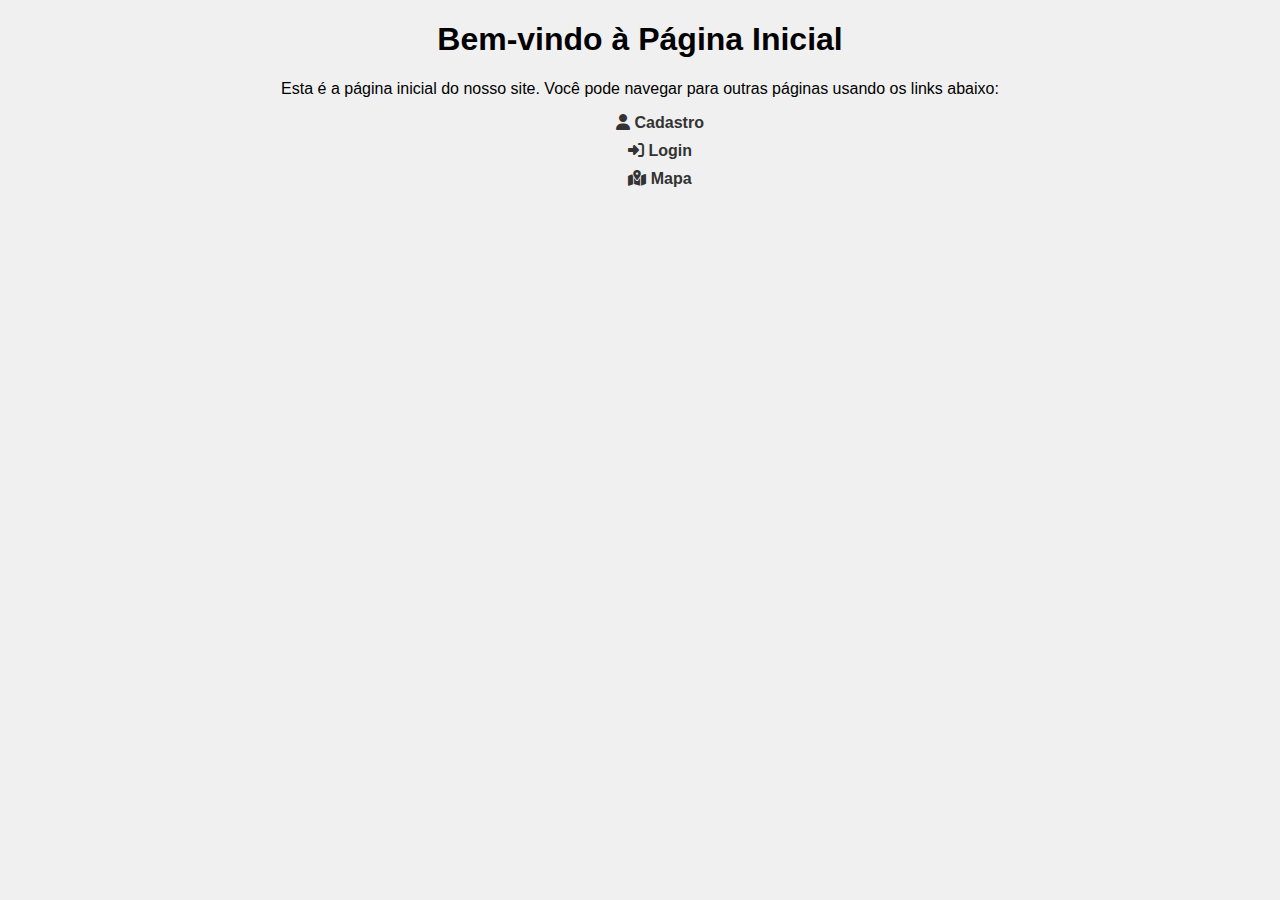
<file: index.html>
<!DOCTYPE html>
<html lang="pt-br">
<head>
    <meta charset="UTF-8">
    <meta name="viewport" content="width=device-width, initial-scale=1.0">
    <title>Página Inicial</title>
    <link rel="stylesheet" href="./src/css/home.css">
    <link rel="stylesheet" href="https://cdnjs.cloudflare.com/ajax/libs/font-awesome/6.7.2/css/all.min.css" integrity="sha512-Evv84Mr4kqVGRNSgIGL/F/aIDqQb7xQ2vcrdIwxfjThSH8CSR7PBEakCr51Ck+w+/U6swU2Im1vVX0SVk9ABhg==" crossorigin="anonymous" referrerpolicy="no-referrer" />
</head>
<body>
    <h1>Bem-vindo à Página Inicial</h1>
    <p>Esta é a página inicial do nosso site. Você pode navegar para outras páginas usando os links abaixo:</p>

    <ul>
        <li><a href="./src/pages/Cadastro/cadastro.html">
            <i class="fa-solid fa-user"></i>
            <span><strong>Cadastro</strong></span>
        </a></li>
        <li><a href="./src/pages/Login/login.html">
            <i class="fa-solid fa-right-to-bracket"></i>
            <span><strong>Login</strong></span>
        </a></li>
        <li><a href="./src/pages/Mapa/mapa.html">
            <i class="fa-solid fa-map-location-dot"></i>
            <span><strong>Mapa</strong></span>
        </a></li>
    </ul>
</body>
</html>
</file>
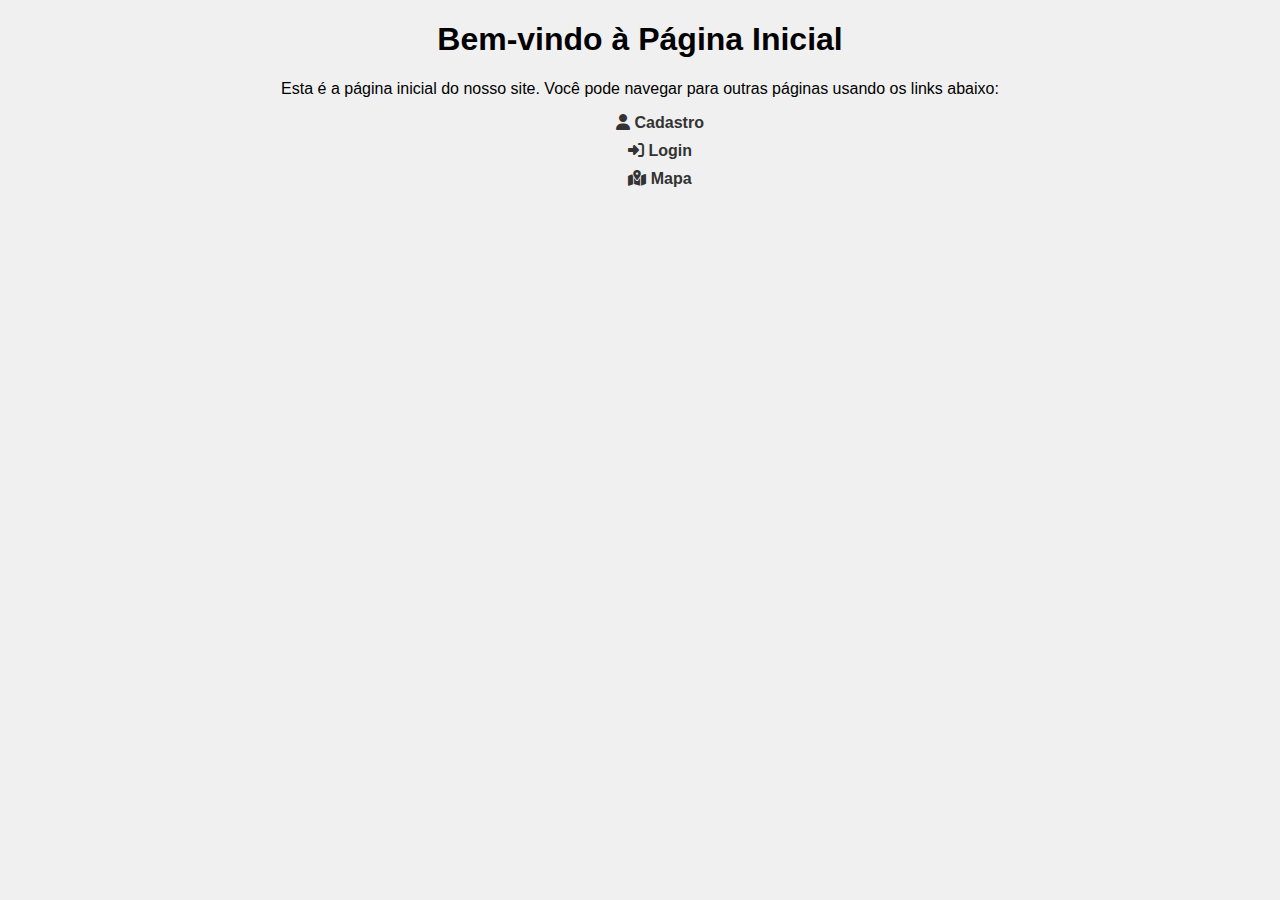
<file: TCC-BIOPAPER-main/index.html>
<!DOCTYPE html>
<html lang="pt-br">
<head>
    <meta charset="UTF-8">
    <meta name="viewport" content="width=device-width, initial-scale=1.0">
    <title>Página Inicial</title>
    <link rel="stylesheet" href="/TCC-BIOPAPER-main/src/css/home.css">
    <link rel="stylesheet" href="https://cdnjs.cloudflare.com/ajax/libs/font-awesome/6.7.2/css/all.min.css" integrity="sha512-Evv84Mr4kqVGRNSgIGL/F/aIDqQb7xQ2vcrdIwxfjThSH8CSR7PBEakCr51Ck+w+/U6swU2Im1vVX0SVk9ABhg==" crossorigin="anonymous" referrerpolicy="no-referrer" />
</head>
<body>
    <h1>Bem-vindo à Página Inicial</h1>
    <p>Esta é a página inicial do nosso site. Você pode navegar para outras páginas usando os links abaixo:</p>

    <ul>
        <li><a href="./src/pages/Cadastro/cadastro.html">
            <i class="fa-solid fa-user"></i>
            <span><strong>Cadastro</strong></span>
        </a></li>
        <li><a href="./src/pages/Login/login.html">
            <i class="fa-solid fa-right-to-bracket"></i>
            <span><strong>Login</strong></span>
        </a></li>
        <li><a href="./src/pages/Mapa/mapa.html">
            <i class="fa-solid fa-map-location-dot"></i>
            <span><strong>Mapa</strong></span>
        </a></li>
    </ul>
</body>
</html>
</file>
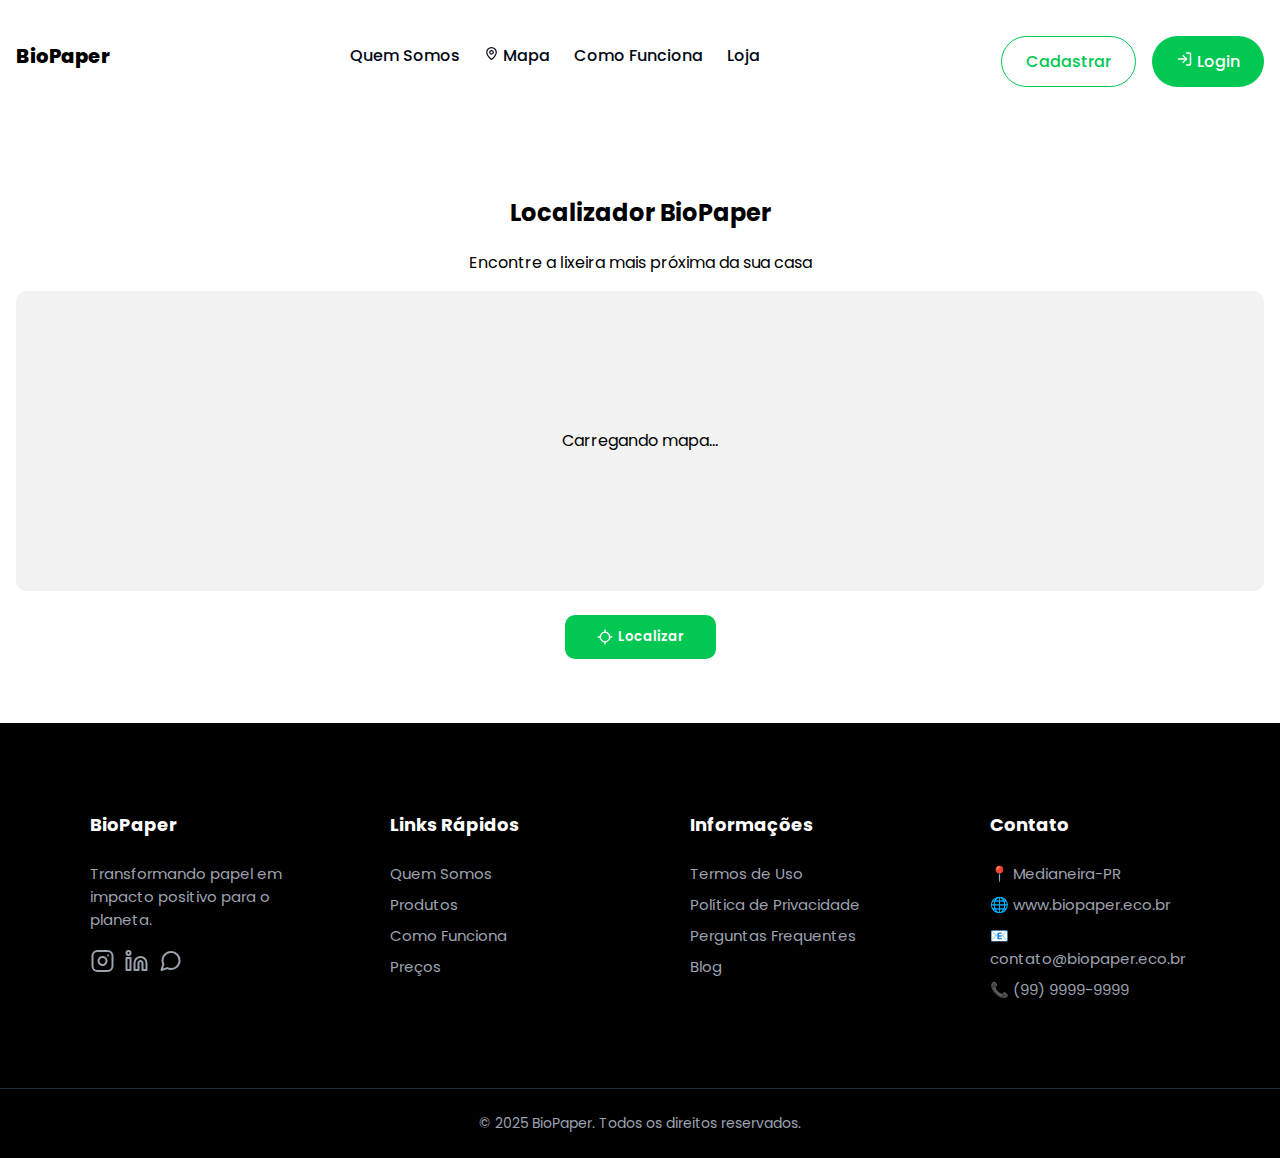
<file: PROJETO Biopaper/View/Mapa/mapa.html>
<!DOCTYPE html>
<html lang="pt-BR">
<head>
  <meta charset="UTF-8">
  <title>Localizador BioPaper</title>
  <link rel="stylesheet" href="mapa.css">
 <link href="https://fonts.googleapis.com/css2?family=Poppins&display=swap" rel="stylesheet">
</head>
<body>
<div class="container">
  <header>
    <div class="logo">BioPaper</div>
    <nav>
      <ul>
        <li><a href="#">Quem Somos</a></li>
        <li><a href="#"><svg xmlns="http://www.w3.org/2000/svg" width="15" height="15" viewBox="0 0 19 18" fill="none">  <path d="M15.5 7.5C15.5 11.2448 11.3457 15.1447 9.95075 16.3492C9.82079 16.447 9.6626 16.4998 9.5 16.4998C9.3374 16.4998 9.17921 16.447 9.04925 16.3492C7.65425 15.1447 3.5 11.2448 3.5 7.5C3.5 5.9087 4.13214 4.38258 5.25736 3.25736C6.38258 2.13214 7.9087 1.5 9.5 1.5C11.0913 1.5 12.6174 2.13214 13.7426 3.25736C14.8679 4.38258 15.5 5.9087 15.5 7.5Z" stroke="#020817" stroke-width="1.5" stroke-linecap="round" stroke-linejoin="round"/> <path d="M9.5 9.75C10.7426 9.75 11.75 8.74264 11.75 7.5C11.75 6.25736 10.7426 5.25 9.5 5.25C8.25736 5.25 7.25 6.25736 7.25 7.5C7.25 8.74264 8.25736 9.75 9.5 9.75Z" stroke="#020817" stroke-width="1.5" stroke-linecap="round" stroke-linejoin="round"/></svg> 
        Mapa</a></li>
        <li><a href="#">Como Funciona</a></li>
        <li><a href="#">Loja</a></li>
      </ul>
    </nav>
    <div class="auth">
      <button>Cadastrar</button>
      <button><svg xmlns="http://www.w3.org/2000/svg" width="17" height="16" viewBox="0 0 17 16" fill="none"><path d="M10.5 2H13.1667C13.5203 2 13.8594 2.14048 14.1095 2.39052C14.3595 2.64057 14.5 2.97971 14.5 3.33333V12.6667C14.5 13.0203 14.3595 13.3594 14.1095 13.6095C13.8594 13.8595 13.5203 14 13.1667 14H10.5" stroke="white" stroke-width="1.5" stroke-linecap="round" stroke-linejoin="round"/><path d="M7.1665 11.3334L10.4998 8.00002L7.1665 4.66669" stroke="white" stroke-width="1.5" stroke-linecap="round" stroke-linejoin="round"/><path d="M10.5 8H2.5" stroke="white" stroke-width="1.5" stroke-linecap="round" stroke-linejoin="round"/></svg>
        Login</button>
    </div>
  </header>

  <main>
    <h2>Localizador BioPaper</h2>
    <p>Encontre a lixeira mais próxima da sua casa</p>

    <div class="mapa">
      <p>Carregando mapa...</p>
    </div>

    <button><div class="localizar-button"><svg class="svg-button" xmlns="http://www.w3.org/2000/svg" width="16" height="16" viewBox="0 0 16 16" fill="none"> <g clip-path="url(#clip0_135_363)"> <path d="M1.33301 8H3.33301" stroke="white" stroke-width="1.5" stroke-linecap="round" stroke-linejoin="round"/><path d="M12.667 8H14.667" stroke="white" stroke-width="1.5" stroke-linecap="round" stroke-linejoin="round"/><path d="M8 1.33331V3.33331" stroke="white" stroke-width="1.5" stroke-linecap="round" stroke-linejoin="round"/><path d="M8 12.6667V14.6667" stroke="white" stroke-width="1.5" stroke-linecap="round" stroke-linejoin="round"/><path d="M7.99967 12.6666C10.577 12.6666 12.6663 10.5773 12.6663 7.99998C12.6663 5.42265 10.577 3.33331 7.99967 3.33331C5.42235 3.33331 3.33301 5.42265 3.33301 7.99998C3.33301 10.5773 5.42235 12.6666 7.99967 12.6666Z" stroke="white" stroke-width="1.5" stroke-linecap="round" stroke-linejoin="round"/></g><defs> <clipPath id="clip0_135_363"><rect width="16" height="16" fill="white"/> </clipPath></defs>
</svg>Localizar</div></button>
  </main>
</div>

<footer>
  <div class="footer-section">
    <h4>BioPaper</h4>
    <p>Transformando papel em impacto positivo para o planeta.</p>
    <p> 
      <svg xmlns="http://www.w3.org/2000/svg" width="25" height="24" viewBox="0 0 25 24" fill="none">
  <path d="M17.5 2H7.5C4.73858 2 2.5 4.23858 2.5 7V17C2.5 19.7614 4.73858 22 7.5 22H17.5C20.2614 22 22.5 19.7614 22.5 17V7C22.5 4.23858 20.2614 2 17.5 2Z" stroke="#9CA3AF" stroke-width="2" stroke-linecap="round" stroke-linejoin="round"/>
  <path d="M16.4997 11.3701C16.6231 12.2023 16.481 13.0523 16.0935 13.7991C15.706 14.5459 15.0929 15.1515 14.3413 15.5297C13.5898 15.908 12.7382 16.0397 11.9075 15.906C11.0768 15.7723 10.3095 15.3801 9.71455 14.7852C9.11962 14.1903 8.72744 13.4229 8.59377 12.5923C8.46011 11.7616 8.59177 10.91 8.97003 10.1584C9.34829 9.40691 9.95389 8.7938 10.7007 8.4063C11.4475 8.0188 12.2975 7.87665 13.1297 8.00006C13.9786 8.12594 14.7646 8.52152 15.3714 9.12836C15.9782 9.73521 16.3738 10.5211 16.4997 11.3701Z" stroke="#9CA3AF" stroke-width="2" stroke-linecap="round" stroke-linejoin="round"/>
  <path d="M18 6.5H18.01" stroke="#9CA3AF" stroke-width="2" stroke-linecap="round" stroke-linejoin="round"/>
</svg>
<svg xmlns="http://www.w3.org/2000/svg" width="25" height="24" viewBox="0 0 25 24" fill="none">
  <path d="M16.5 8C18.0913 8 19.6174 8.63214 20.7426 9.75736C21.8679 10.8826 22.5 12.4087 22.5 14V21H18.5V14C18.5 13.4696 18.2893 12.9609 17.9142 12.5858C17.5391 12.2107 17.0304 12 16.5 12C15.9696 12 15.4609 12.2107 15.0858 12.5858C14.7107 12.9609 14.5 13.4696 14.5 14V21H10.5V14C10.5 12.4087 11.1321 10.8826 12.2574 9.75736C13.3826 8.63214 14.9087 8 16.5 8Z" stroke="#9CA3AF" stroke-width="2" stroke-linecap="round" stroke-linejoin="round"/>
  <path d="M6.5 9H2.5V21H6.5V9Z" stroke="#9CA3AF" stroke-width="2" stroke-linecap="round" stroke-linejoin="round"/>
  <path d="M4.5 6C5.60457 6 6.5 5.10457 6.5 4C6.5 2.89543 5.60457 2 4.5 2C3.39543 2 2.5 2.89543 2.5 4C2.5 5.10457 3.39543 6 4.5 6Z" stroke="#9CA3AF" stroke-width="2" stroke-linecap="round" stroke-linejoin="round"/>
</svg>
<svg xmlns="http://www.w3.org/2000/svg" width="25" height="24" viewBox="0 0 25 24" fill="none">
  <path d="M21.5 11.5C21.5034 12.8199 21.1951 14.1219 20.6 15.3C19.8944 16.7118 18.8098 17.8992 17.4674 18.7293C16.1251 19.5594 14.5782 19.9994 13 20C11.6801 20.0035 10.3781 19.6951 9.2 19.1L3.5 21L5.4 15.3C4.80493 14.1219 4.49656 12.8199 4.5 11.5C4.50061 9.92179 4.94061 8.37488 5.77072 7.03258C6.60083 5.69028 7.78825 4.6056 9.2 3.90003C10.3781 3.30496 11.6801 2.99659 13 3.00003H13.5C15.5843 3.11502 17.553 3.99479 19.0291 5.47089C20.5052 6.94699 21.385 8.91568 21.5 11V11.5Z" stroke="#9CA3AF" stroke-width="2" stroke-linecap="round" stroke-linejoin="round"/>
</svg>
    </p>
  </div>

  <div class="footer-section">
    <h4>Links Rápidos</h4>
      <p><a href="#">Quem Somos</a></p>
      <p><a href="#">Produtos</a></p>
      <p><a href="#">Como Funciona</a></p>
      <p><a href="#">Preços</a></p>
  </div>

  <div class="footer-section">
    <h4>Informações</h4>
      <p><a href="#">Termos de Uso</a></p>
      <p><a href="#">Política de Privacidade</a></p>
      <p><a href="#">Perguntas Frequentes</a></p>
      <p><a href="#">Blog</a></p>
  </div>

  <div class="footer-section">
    <h4>Contato</h4>
      <p>📍 Medianeira-PR</p>
      <p><a href="#">🌐 www.biopaper.eco.br</a></p>
      <p><a href="mailto:contato@biopaper.eco.br">📧 contato@biopaper.eco.br</a></p>
      <p>📞 (99) 9999-9999</p>
  </div>
  
</footer>

  <div class="footer-copy">
  © 2025 BioPaper. Todos os direitos reservados.
  </div>


</body>
</html>
</file>
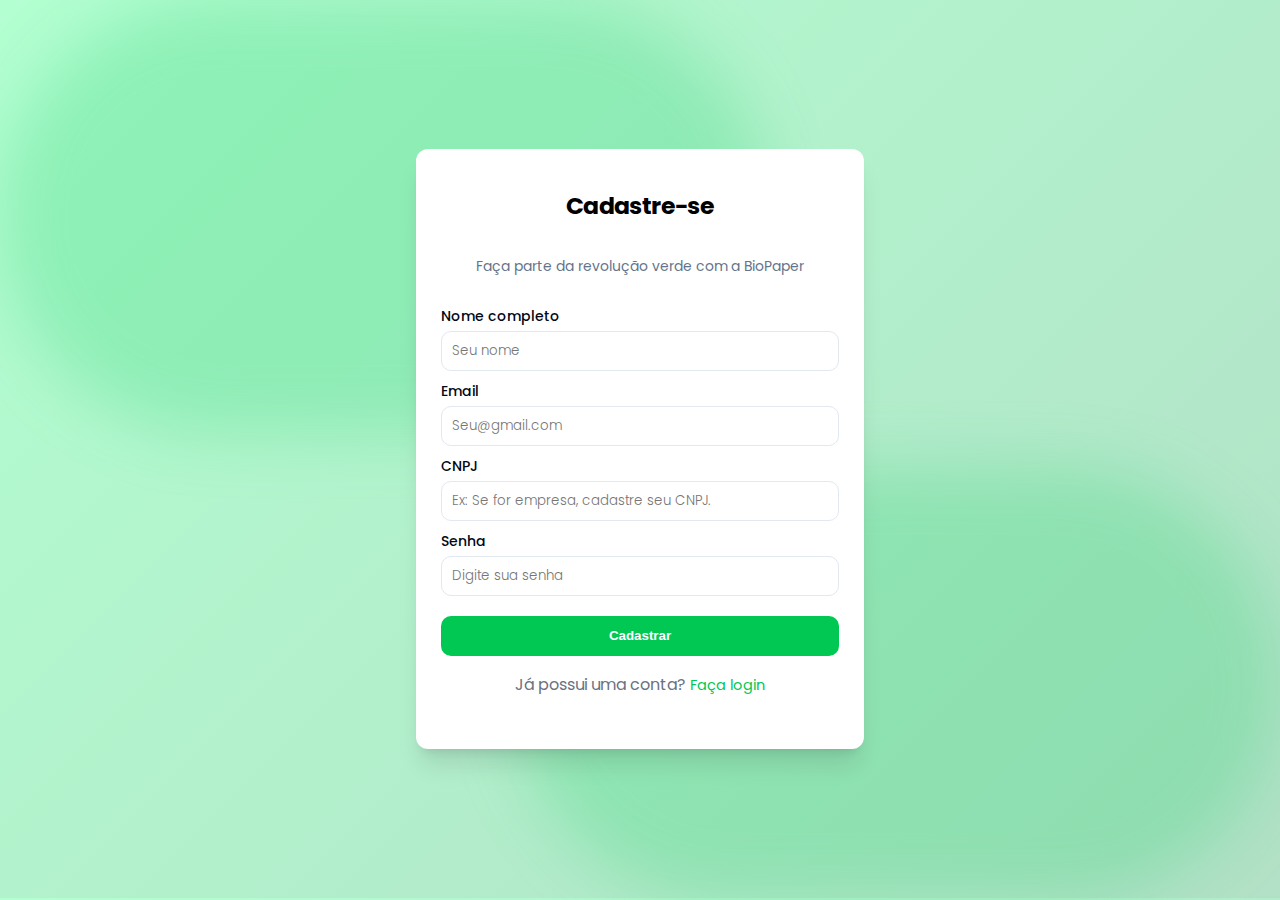
<file: src/pages/Cadastro/cadastro.html>
<!DOCTYPE html>
<html lang="pt-br">
<head>
  <meta charset="UTF-8">
  <title>Cadastro - BioPaper</title>
  <link rel="stylesheet" href="./cadastro.css">
  <link href="https://fonts.googleapis.com/css2?family=Poppins:wght@400;500;700&display=swap" rel="stylesheet">

</head>
<body>
  <div class="mancha-direita"></div>
  <div class="mancha-esquerda"></div>

  <div class="login-container">
    <h2 class="login-title">Cadastre-se</h2>
    <p class="login-subtitle">Faça parte da revolução verde com a BioPaper</p>

    <form action="#" method="post">
      <label for="nome">Nome completo</label>
      <input type="text" id="nome" name="nome" placeholder="Seu nome" class="input-field" required>

      <label for="email">Email</label>
      <input type="email" id="email" name="email" placeholder="Seu@gmail.com" class="input-field" required>

      <label for="cnpj">CNPJ</label>
      <input type="text" id="cnpj" name="cnpj" placeholder="Ex: Se for empresa, cadastre seu CNPJ." class="input-field" required>

      <label for="senha">Senha</label>
      <input type="password" id="senha" name="senha" placeholder="Digite sua senha" class="password-field" required>

      <button type="submit" class="login-button">Cadastrar</button>
    </form>

    <p class="registre">Já possui uma conta? <a href="../Login/login.html" class="register">Faça login</a></p>
  </div>
</body>
</html>
</file>
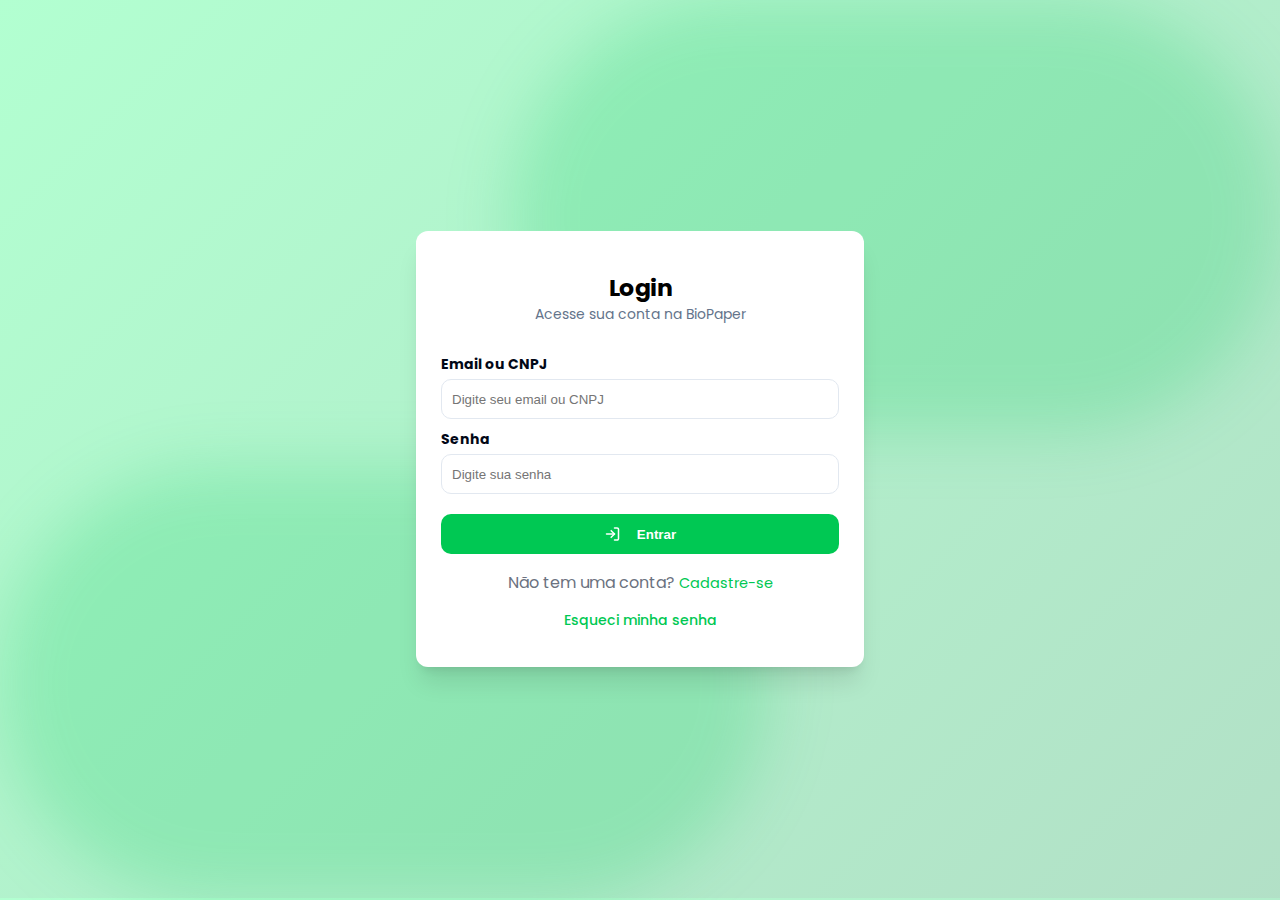
<file: src/pages/Login/login.html>
<!DOCTYPE html>
<html lang="pt-BR">
<head>
  <meta charset="UTF-8">
  <meta name="viewport" content="width=device-width, initial-scale=1.0">
  <title >Login - BioPaper</title>
  <link rel="stylesheet" href="./login.css">
  <link href="https://fonts.googleapis.com/css2?family=Poppins&display=swap" rel="stylesheet">
</head>
<body>
  <div class="mancha-direita"></div>
  <div class="mancha-esquerda"></div>

<div class="login-container">
  <div class="login-title">Login</div>
  <div class="login-subtitle">Acesse sua conta na BioPaper</div>

  <form>
    <label for="email"><b>Email ou CNPJ</b></label>
    <input class="input-field" type="text" id="email" name="email" placeholder="Digite seu email ou CNPJ">

    <label for="senha"><b>Senha</b></label>
    <input class="password-field" type="password" id="senha" name="senha" placeholder="Digite sua senha">

    <button class="login-button" type="submit"><svg xmlns="http://www.w3.org/2000/svg" width="17" height="16" viewBox="0 0 17 16" fill="none"><path d="M10.5 2H13.1667C13.5203 2 13.8594 2.14048 14.1095 2.39052C14.3595 2.64057 14.5 2.97971 14.5 3.33333V12.6667C14.5 13.0203 14.3595 13.3594 14.1095 13.6095C13.8594 13.8595 13.5203 14 13.1667 14H10.5" stroke="white" stroke-width="1.5" stroke-linecap="round" stroke-linejoin="round"/><path d="M7.1665 11.3334L10.4998 8.00002L7.1665 4.66669" stroke="white" stroke-width="1.5" stroke-linecap="round" stroke-linejoin="round"/><path d="M10.5 8H2.5" stroke="white" stroke-width="1.5" stroke-linecap="round" stroke-linejoin="round"/></svg>
    Entrar</button>
  </form>
  <p class="registre">Não tem uma conta? <a class="register" href="../Cadastro/cadastro.html">Cadastre-se</p>
  <a class="forgot-password" href="#">Esqueci minha senha</a>
</div>

</body>
</html>
</file>
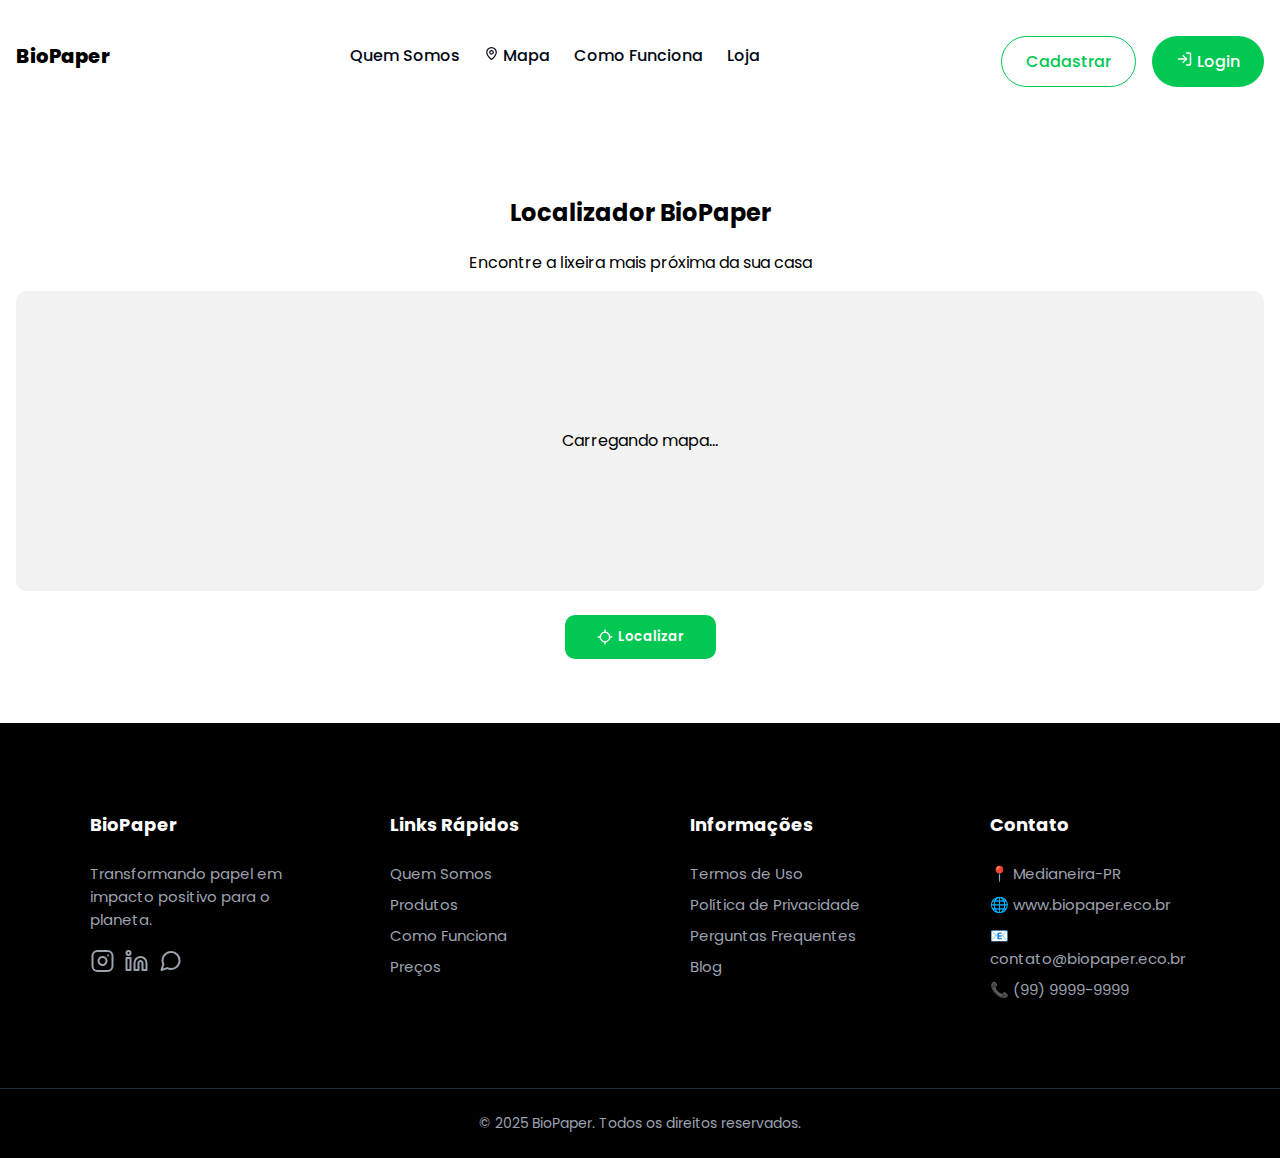
<file: src/pages/Mapa/mapa.html>
<!DOCTYPE html>
<html lang="pt-BR">
<head>
  <meta charset="UTF-8">
  <title>Localizador BioPaper</title>
  <link rel="stylesheet" href="mapa.css">
 <link href="https://fonts.googleapis.com/css2?family=Poppins&display=swap" rel="stylesheet">
</head>
<body>
<div class="container">
  <header>
    <div class="logo">BioPaper</div>
    <nav>
      <ul>
        <li><a href="#">Quem Somos</a></li>
        <li><a href="#"><svg xmlns="http://www.w3.org/2000/svg" width="15" height="15" viewBox="0 0 19 18" fill="none">  <path d="M15.5 7.5C15.5 11.2448 11.3457 15.1447 9.95075 16.3492C9.82079 16.447 9.6626 16.4998 9.5 16.4998C9.3374 16.4998 9.17921 16.447 9.04925 16.3492C7.65425 15.1447 3.5 11.2448 3.5 7.5C3.5 5.9087 4.13214 4.38258 5.25736 3.25736C6.38258 2.13214 7.9087 1.5 9.5 1.5C11.0913 1.5 12.6174 2.13214 13.7426 3.25736C14.8679 4.38258 15.5 5.9087 15.5 7.5Z" stroke="#020817" stroke-width="1.5" stroke-linecap="round" stroke-linejoin="round"/> <path d="M9.5 9.75C10.7426 9.75 11.75 8.74264 11.75 7.5C11.75 6.25736 10.7426 5.25 9.5 5.25C8.25736 5.25 7.25 6.25736 7.25 7.5C7.25 8.74264 8.25736 9.75 9.5 9.75Z" stroke="#020817" stroke-width="1.5" stroke-linecap="round" stroke-linejoin="round"/></svg> 
        Mapa</a></li>
        <li><a href="#">Como Funciona</a></li>
        <li><a href="#">Loja</a></li>
      </ul>
    </nav>
    <div class="auth">
      <button>Cadastrar</button>
      <button><svg xmlns="http://www.w3.org/2000/svg" width="17" height="16" viewBox="0 0 17 16" fill="none"><path d="M10.5 2H13.1667C13.5203 2 13.8594 2.14048 14.1095 2.39052C14.3595 2.64057 14.5 2.97971 14.5 3.33333V12.6667C14.5 13.0203 14.3595 13.3594 14.1095 13.6095C13.8594 13.8595 13.5203 14 13.1667 14H10.5" stroke="white" stroke-width="1.5" stroke-linecap="round" stroke-linejoin="round"/><path d="M7.1665 11.3334L10.4998 8.00002L7.1665 4.66669" stroke="white" stroke-width="1.5" stroke-linecap="round" stroke-linejoin="round"/><path d="M10.5 8H2.5" stroke="white" stroke-width="1.5" stroke-linecap="round" stroke-linejoin="round"/></svg>
        Login</button>
    </div>
  </header>

  <main>
    <h2>Localizador BioPaper</h2>
    <p>Encontre a lixeira mais próxima da sua casa</p>

    <div class="mapa">
      <p>Carregando mapa...</p>
    </div>

    <button><div class="localizar-button"><svg class="svg-button" xmlns="http://www.w3.org/2000/svg" width="16" height="16" viewBox="0 0 16 16" fill="none"> <g clip-path="url(#clip0_135_363)"> <path d="M1.33301 8H3.33301" stroke="white" stroke-width="1.5" stroke-linecap="round" stroke-linejoin="round"/><path d="M12.667 8H14.667" stroke="white" stroke-width="1.5" stroke-linecap="round" stroke-linejoin="round"/><path d="M8 1.33331V3.33331" stroke="white" stroke-width="1.5" stroke-linecap="round" stroke-linejoin="round"/><path d="M8 12.6667V14.6667" stroke="white" stroke-width="1.5" stroke-linecap="round" stroke-linejoin="round"/><path d="M7.99967 12.6666C10.577 12.6666 12.6663 10.5773 12.6663 7.99998C12.6663 5.42265 10.577 3.33331 7.99967 3.33331C5.42235 3.33331 3.33301 5.42265 3.33301 7.99998C3.33301 10.5773 5.42235 12.6666 7.99967 12.6666Z" stroke="white" stroke-width="1.5" stroke-linecap="round" stroke-linejoin="round"/></g><defs> <clipPath id="clip0_135_363"><rect width="16" height="16" fill="white"/> </clipPath></defs>
</svg>Localizar</div></button>
  </main>
</div>

<footer>
  <div class="footer-section">
    <h4>BioPaper</h4>
    <p>Transformando papel em impacto positivo para o planeta.</p>
    <p> 
      <svg xmlns="http://www.w3.org/2000/svg" width="25" height="24" viewBox="0 0 25 24" fill="none">
  <path d="M17.5 2H7.5C4.73858 2 2.5 4.23858 2.5 7V17C2.5 19.7614 4.73858 22 7.5 22H17.5C20.2614 22 22.5 19.7614 22.5 17V7C22.5 4.23858 20.2614 2 17.5 2Z" stroke="#9CA3AF" stroke-width="2" stroke-linecap="round" stroke-linejoin="round"/>
  <path d="M16.4997 11.3701C16.6231 12.2023 16.481 13.0523 16.0935 13.7991C15.706 14.5459 15.0929 15.1515 14.3413 15.5297C13.5898 15.908 12.7382 16.0397 11.9075 15.906C11.0768 15.7723 10.3095 15.3801 9.71455 14.7852C9.11962 14.1903 8.72744 13.4229 8.59377 12.5923C8.46011 11.7616 8.59177 10.91 8.97003 10.1584C9.34829 9.40691 9.95389 8.7938 10.7007 8.4063C11.4475 8.0188 12.2975 7.87665 13.1297 8.00006C13.9786 8.12594 14.7646 8.52152 15.3714 9.12836C15.9782 9.73521 16.3738 10.5211 16.4997 11.3701Z" stroke="#9CA3AF" stroke-width="2" stroke-linecap="round" stroke-linejoin="round"/>
  <path d="M18 6.5H18.01" stroke="#9CA3AF" stroke-width="2" stroke-linecap="round" stroke-linejoin="round"/>
</svg>
<svg xmlns="http://www.w3.org/2000/svg" width="25" height="24" viewBox="0 0 25 24" fill="none">
  <path d="M16.5 8C18.0913 8 19.6174 8.63214 20.7426 9.75736C21.8679 10.8826 22.5 12.4087 22.5 14V21H18.5V14C18.5 13.4696 18.2893 12.9609 17.9142 12.5858C17.5391 12.2107 17.0304 12 16.5 12C15.9696 12 15.4609 12.2107 15.0858 12.5858C14.7107 12.9609 14.5 13.4696 14.5 14V21H10.5V14C10.5 12.4087 11.1321 10.8826 12.2574 9.75736C13.3826 8.63214 14.9087 8 16.5 8Z" stroke="#9CA3AF" stroke-width="2" stroke-linecap="round" stroke-linejoin="round"/>
  <path d="M6.5 9H2.5V21H6.5V9Z" stroke="#9CA3AF" stroke-width="2" stroke-linecap="round" stroke-linejoin="round"/>
  <path d="M4.5 6C5.60457 6 6.5 5.10457 6.5 4C6.5 2.89543 5.60457 2 4.5 2C3.39543 2 2.5 2.89543 2.5 4C2.5 5.10457 3.39543 6 4.5 6Z" stroke="#9CA3AF" stroke-width="2" stroke-linecap="round" stroke-linejoin="round"/>
</svg>
<svg xmlns="http://www.w3.org/2000/svg" width="25" height="24" viewBox="0 0 25 24" fill="none">
  <path d="M21.5 11.5C21.5034 12.8199 21.1951 14.1219 20.6 15.3C19.8944 16.7118 18.8098 17.8992 17.4674 18.7293C16.1251 19.5594 14.5782 19.9994 13 20C11.6801 20.0035 10.3781 19.6951 9.2 19.1L3.5 21L5.4 15.3C4.80493 14.1219 4.49656 12.8199 4.5 11.5C4.50061 9.92179 4.94061 8.37488 5.77072 7.03258C6.60083 5.69028 7.78825 4.6056 9.2 3.90003C10.3781 3.30496 11.6801 2.99659 13 3.00003H13.5C15.5843 3.11502 17.553 3.99479 19.0291 5.47089C20.5052 6.94699 21.385 8.91568 21.5 11V11.5Z" stroke="#9CA3AF" stroke-width="2" stroke-linecap="round" stroke-linejoin="round"/>
</svg>
    </p>
  </div>

  <div class="footer-section">
    <h4>Links Rápidos</h4>
      <p><a href="#">Quem Somos</a></p>
      <p><a href="#">Produtos</a></p>
      <p><a href="#">Como Funciona</a></p>
      <p><a href="#">Preços</a></p>
  </div>

  <div class="footer-section">
    <h4>Informações</h4>
      <p><a href="#">Termos de Uso</a></p>
      <p><a href="#">Política de Privacidade</a></p>
      <p><a href="#">Perguntas Frequentes</a></p>
      <p><a href="#">Blog</a></p>
  </div>

  <div class="footer-section">
    <h4>Contato</h4>
      <p>📍 Medianeira-PR</p>
      <p><a href="#">🌐 www.biopaper.eco.br</a></p>
      <p><a href="mailto:contato@biopaper.eco.br">📧 contato@biopaper.eco.br</a></p>
      <p>📞 (99) 9999-9999</p>
  </div>
  
</footer>

  <div class="footer-copy">
  © 2025 BioPaper. Todos os direitos reservados.
  </div>


</body>
</html>
</file>
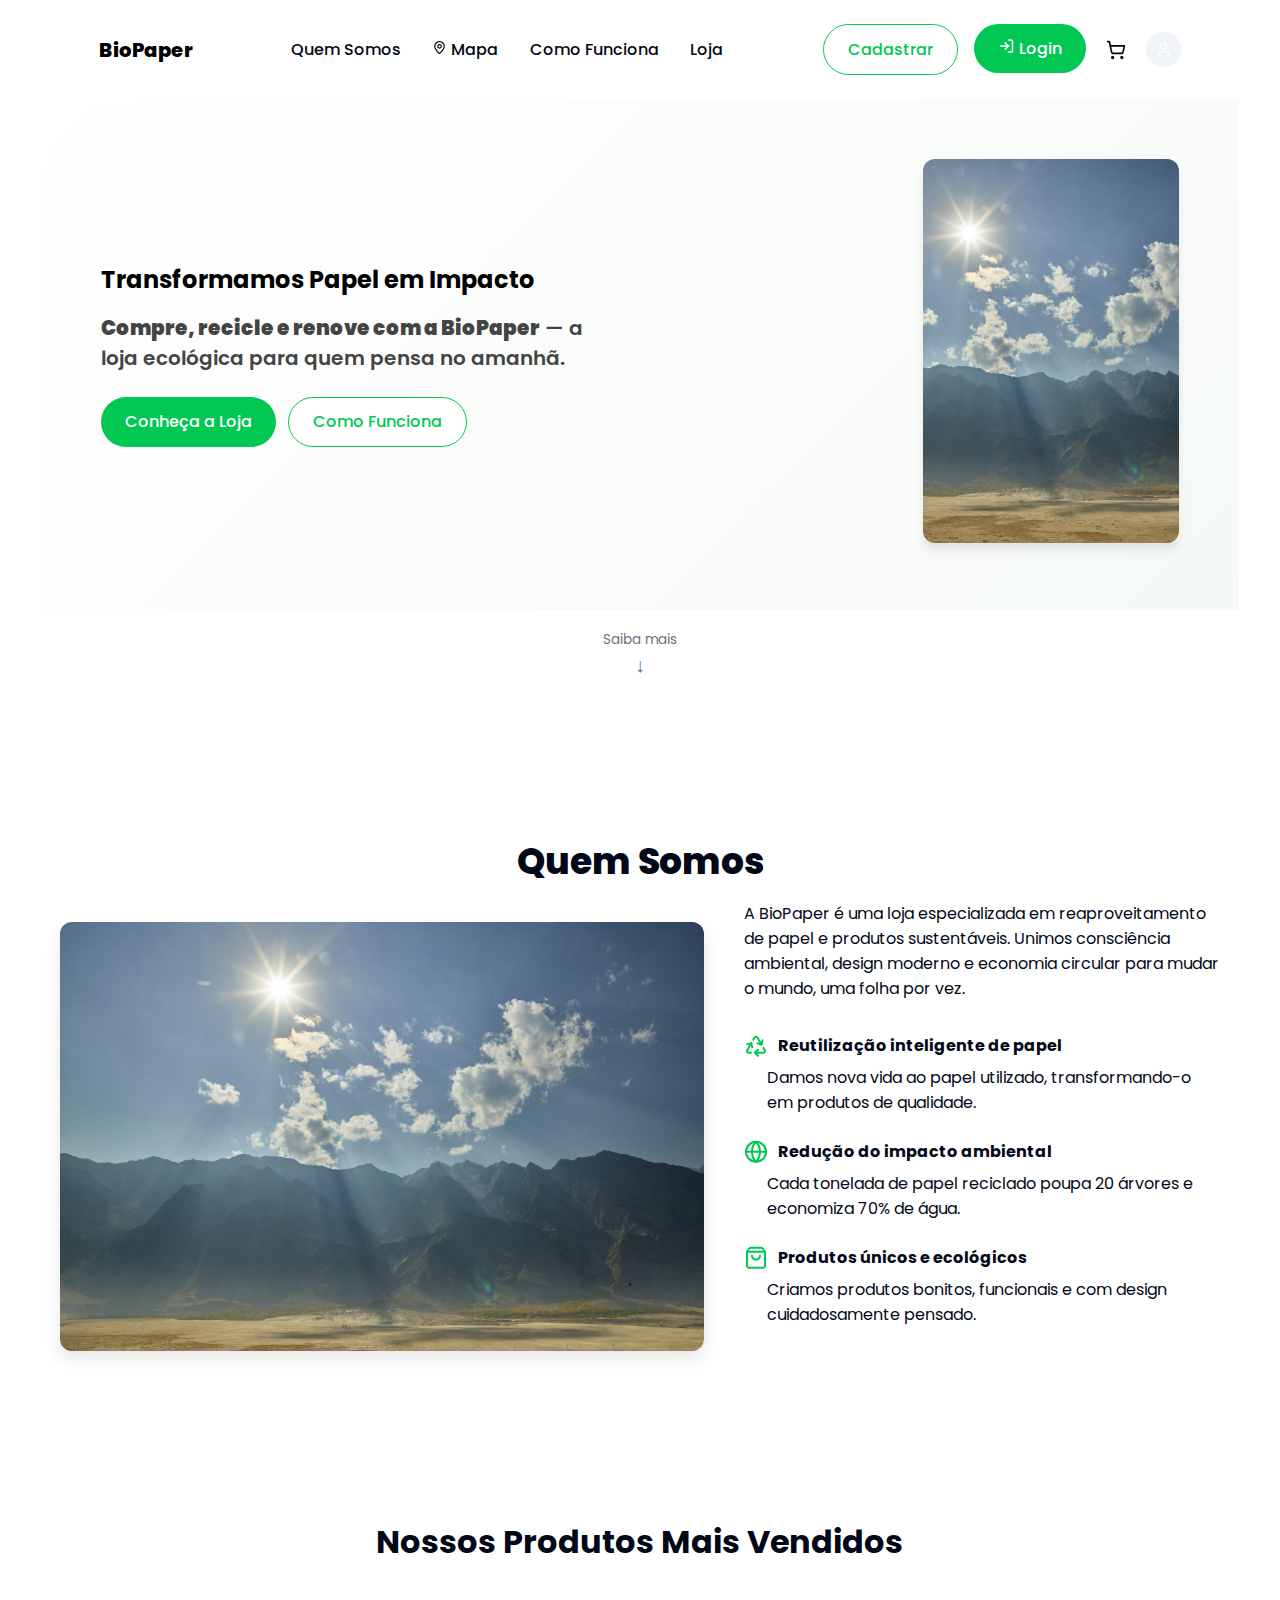
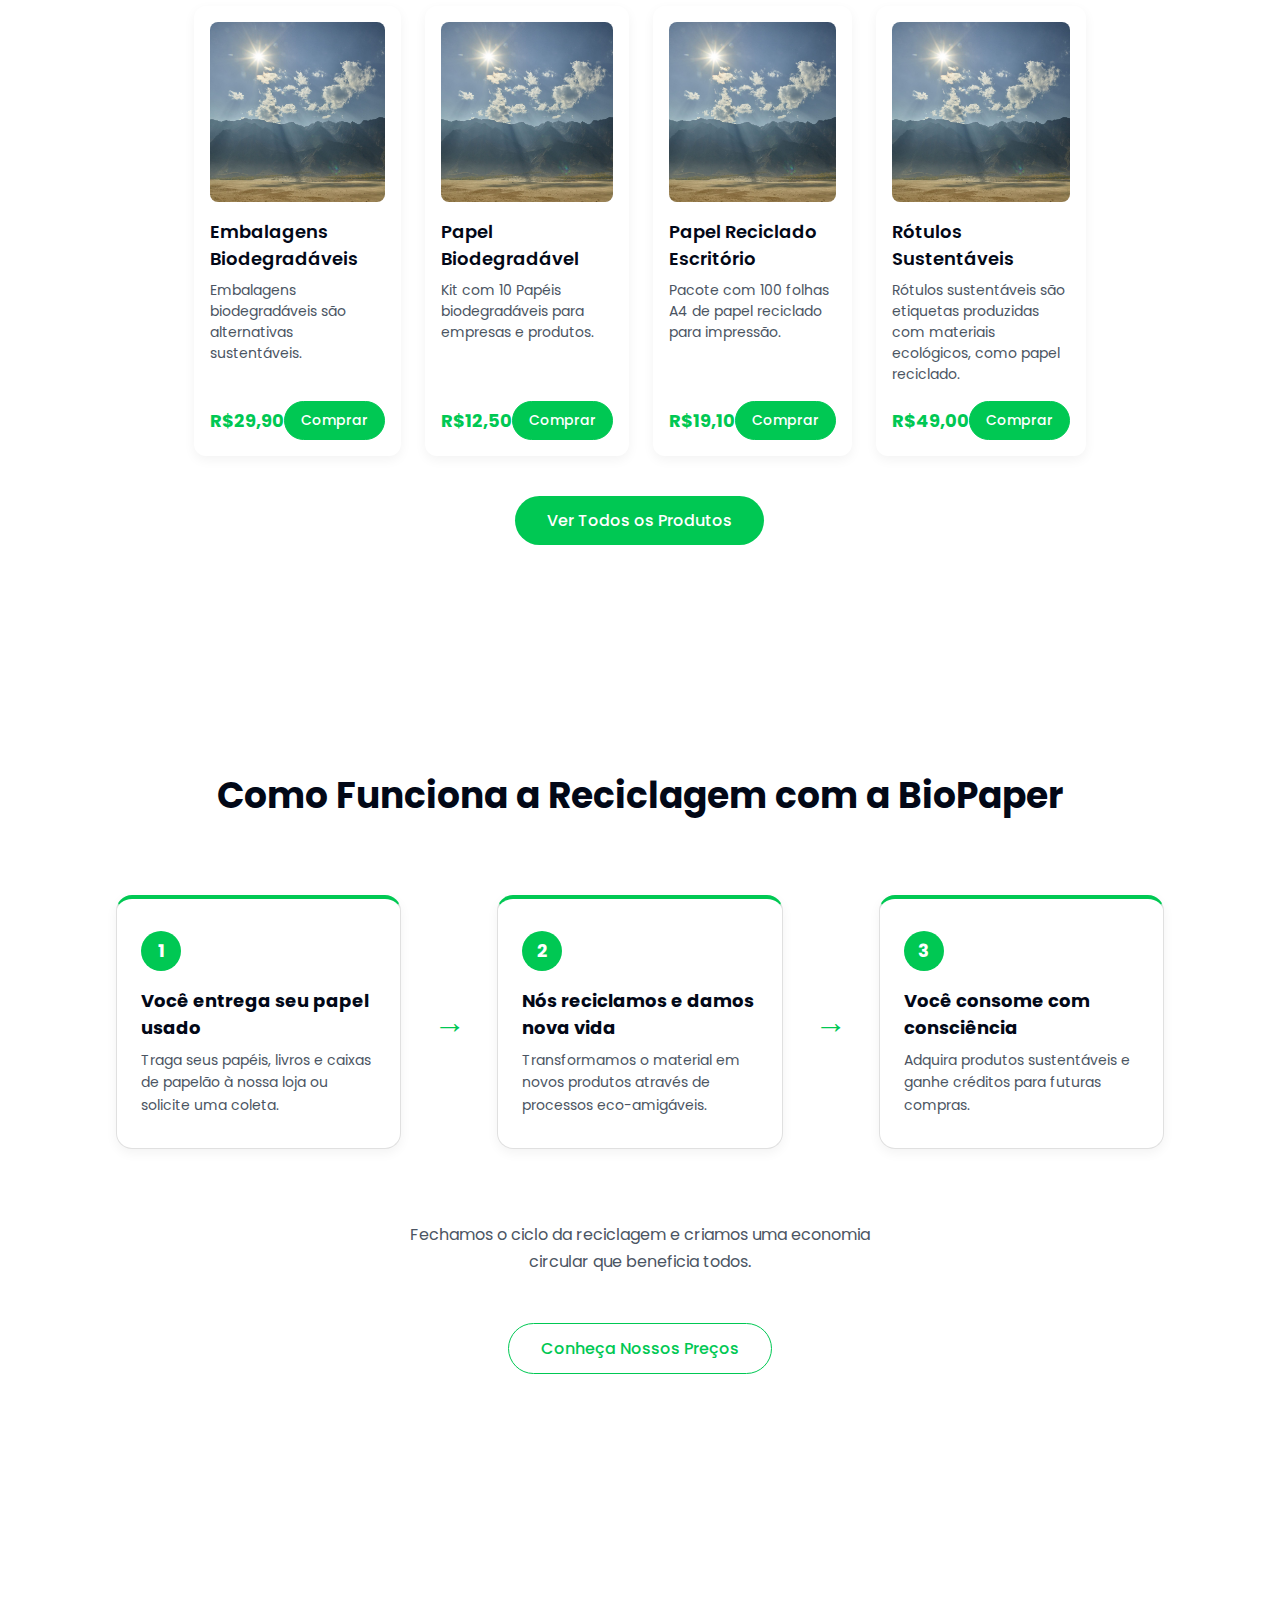
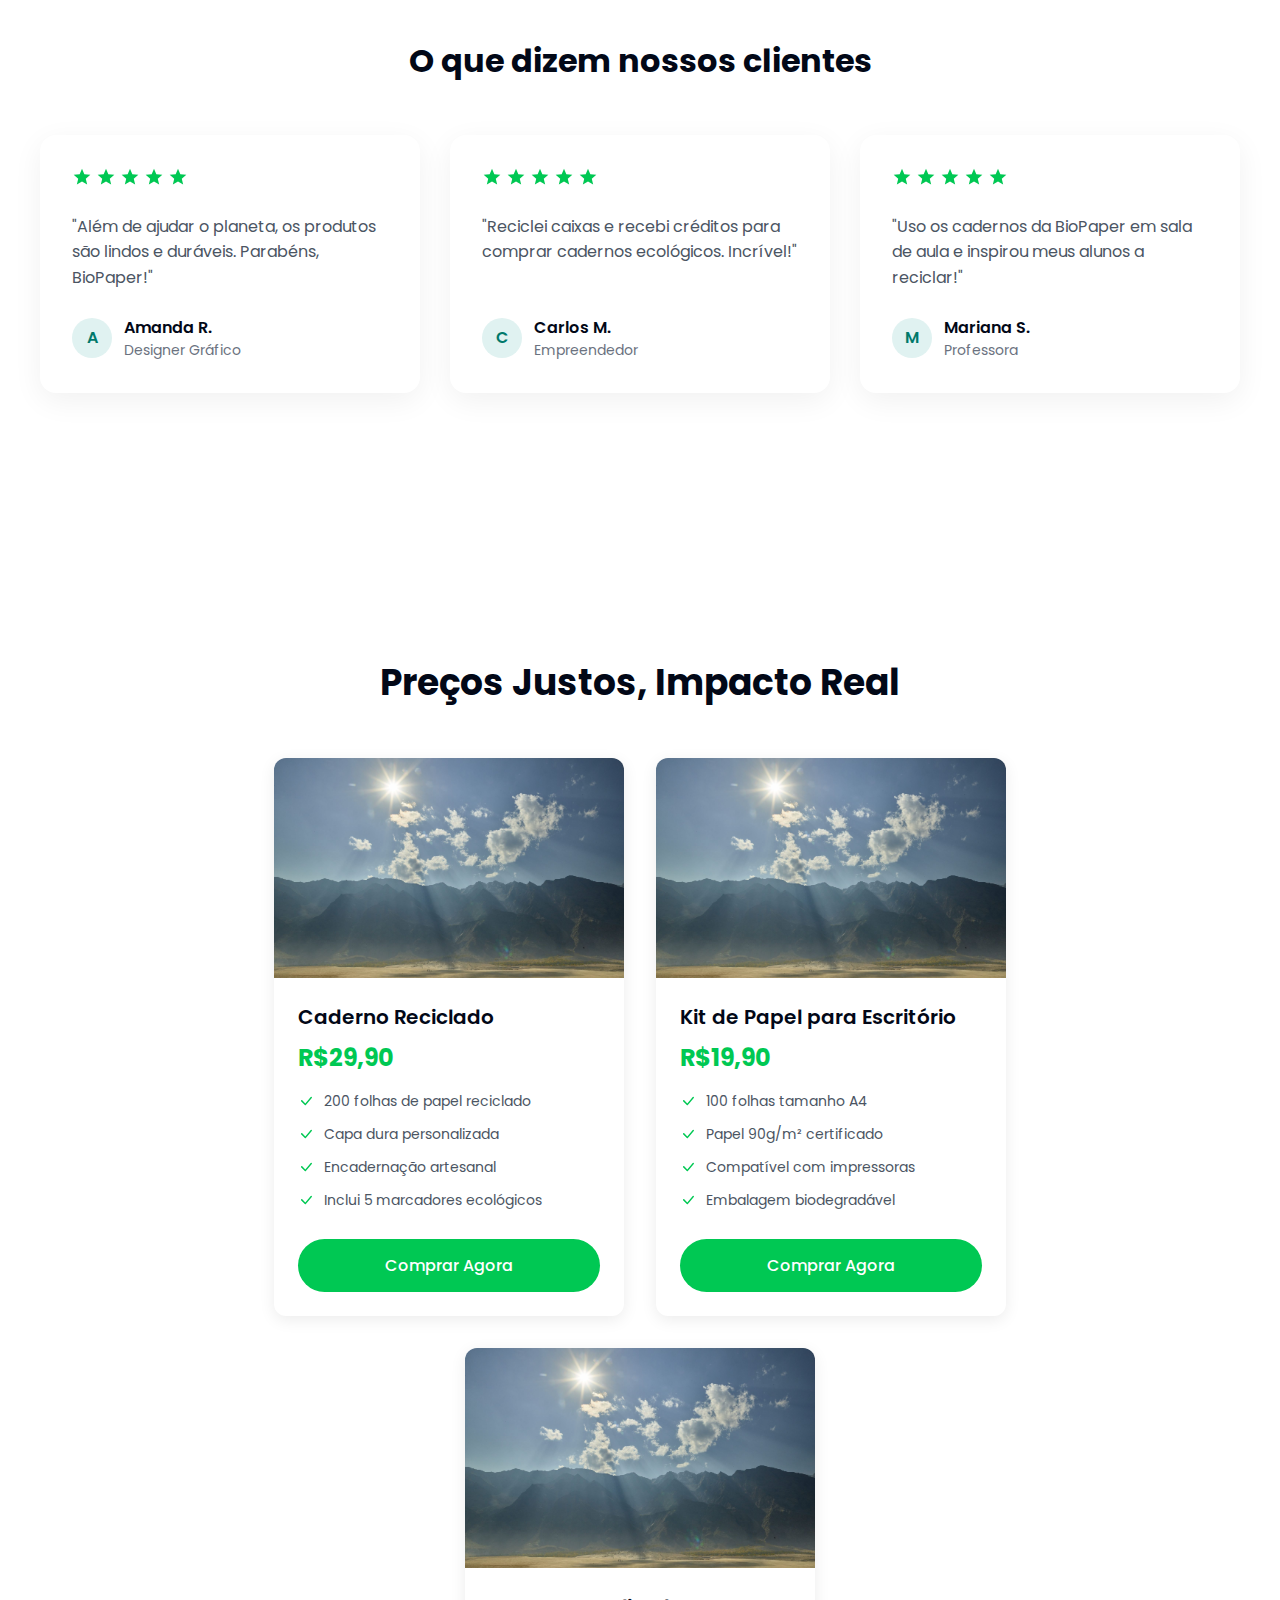
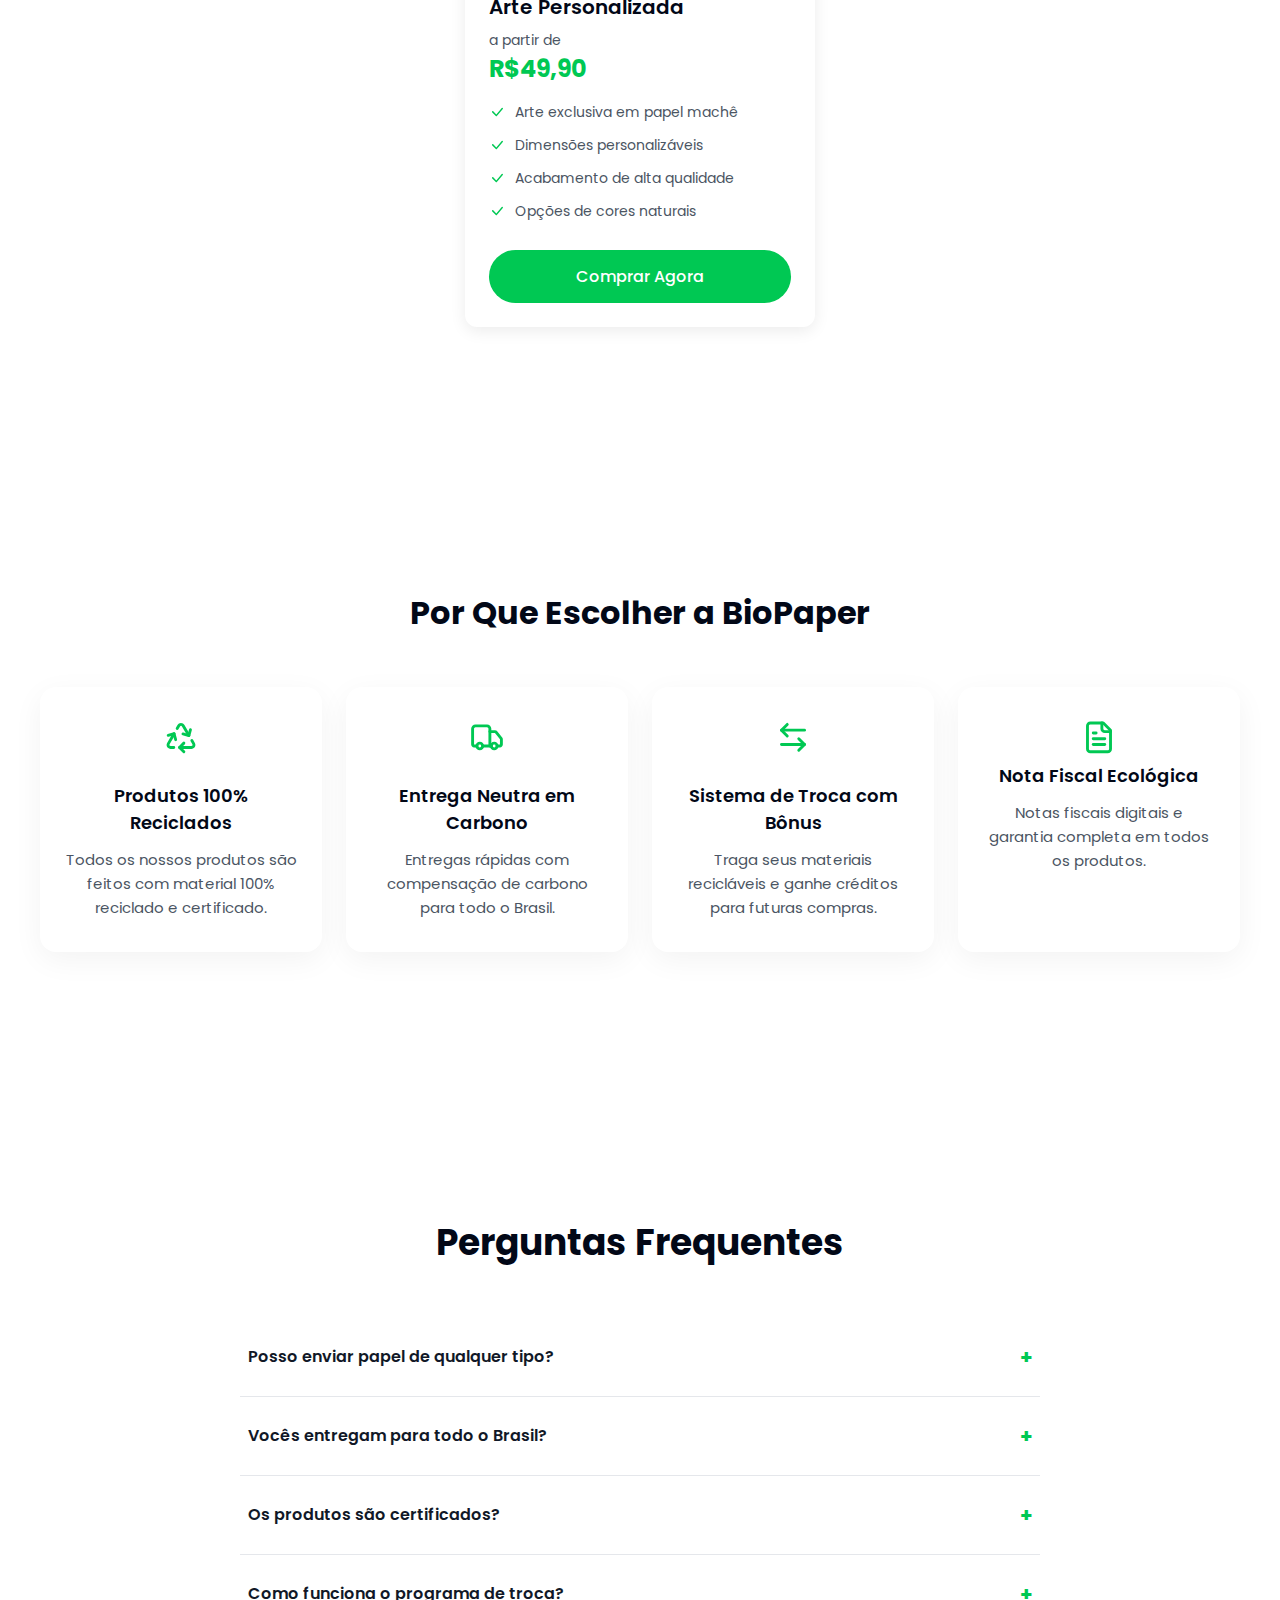
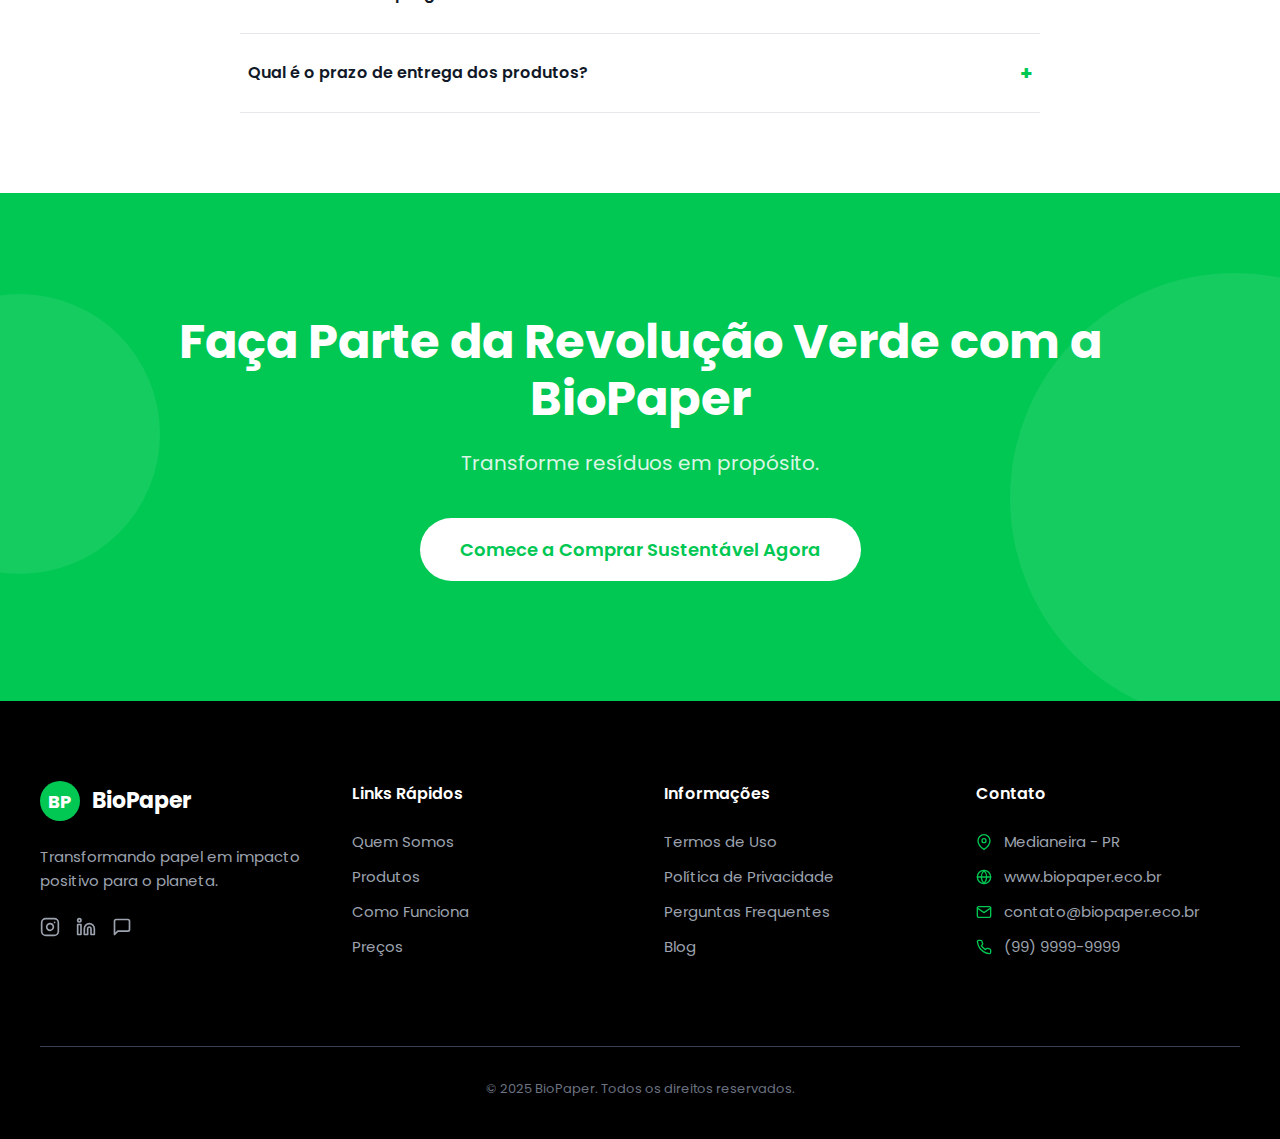
<file: TCC-BIOPAPER-main/src/pages/Main/main.html>
<!DOCTYPE html>
<html lang="pt-BR">
<head>
  <meta charset="UTF-8" />
  <title>BioPaper</title>
  <link href="https://fonts.googleapis.com/css2?family=Poppins:wght@400;500;700&display=swap" rel="stylesheet">
  <link rel="stylesheet" href="main.css">
</head>
<body>

<header>
    <div class="logo">
       BioPaper
    </div>
    <nav>
      <ul>
        <li><a href="#">Quem Somos</a></li>
        <li><a href="/TCC-BIOPAPER-main/src/pages/Mapa/mapa.html"><svg xmlns="http://www.w3.org/2000/svg" width="15" height="15" viewBox="0 0 19 18" fill="none">  <path d="M15.5 7.5C15.5 11.2448 11.3457 15.1447 9.95075 16.3492C9.82079 16.447 9.6626 16.4998 9.5 16.4998C9.3374 16.4998 9.17921 16.447 9.04925 16.3492C7.65425 15.1447 3.5 11.2448 3.5 7.5C3.5 5.9087 4.13214 4.38258 5.25736 3.25736C6.38258 2.13214 7.9087 1.5 9.5 1.5C11.0913 1.5 12.6174 2.13214 13.7426 3.25736C14.8679 4.38258 15.5 5.9087 15.5 7.5Z" stroke="#020817" stroke-width="1.5" stroke-linecap="round" stroke-linejoin="round"/> <path d="M9.5 9.75C10.7426 9.75 11.75 8.74264 11.75 7.5C11.75 6.25736 10.7426 5.25 9.5 5.25C8.25736 5.25 7.25 6.25736 7.25 7.5C7.25 8.74264 8.25736 9.75 9.5 9.75Z" stroke="#020817" stroke-width="1.5" stroke-linecap="round" stroke-linejoin="round"/></svg> 
        Mapa</a></li>
        <li><a href="#">Como Funciona</a></li>
        <li><a href="#">Loja</a></li>
      </ul>
    </nav>
    <div class="Basd">
    <div class="auth">
      <a href="/TCC-BIOPAPER-main/src/pages/Cadastro/cadastro.html"><button class="cadastrar">Cadastrar</button></a>
      <a href="/TCC-BIOPAPER-main/src/pages/Login/login.html"><button class="login"><svg class="http://www.w3.org/2000/svg" width="17" height="16" viewBox="0 0 17 16" fill="none"><path d="M10.5 2H13.1667C13.5203 2 13.8594 2.14048 14.1095 2.39052C14.3595 2.64057 14.5 2.97971 14.5 3.33333V12.6667C14.5 13.0203 14.3595 13.3594 14.1095 13.6095C13.8594 13.8595 13.5203 14 13.1667 14H10.5" stroke="white" stroke-width="1.5" stroke-linecap="round" stroke-linejoin="round"/><path d="M7.1665 11.3334L10.4998 8.00002L7.1665 4.66669" stroke="white" stroke-width="1.5" stroke-linecap="round" stroke-linejoin="round"/><path d="M10.5 8H2.5" stroke="white" stroke-width="1.5" stroke-linecap="round" stroke-linejoin="round"/></svg>
      Login</button></a>
    </div>
   
     <div class="compra">
      
            <svg class="compra" xmlns="http://www.w3.org/2000/svg" width="20" height="20" viewBox="0 0 20 20" fill="none">
        <g clip-path="url(#clip0_135_303)">
          <path d="M6.66634 18.3333C7.12658 18.3333 7.49967 17.9602 7.49967 17.5C7.49967 17.0398 7.12658 16.6667 6.66634 16.6667C6.2061 16.6667 5.83301 17.0398 5.83301 17.5C5.83301 17.9602 6.2061 18.3333 6.66634 18.3333Z" stroke="#020817" stroke-width="1.66667" stroke-linecap="round" stroke-linejoin="round"/>
          <path d="M15.8333 18.3333C16.2936 18.3333 16.6667 17.9602 16.6667 17.5C16.6667 17.0398 16.2936 16.6667 15.8333 16.6667C15.3731 16.6667 15 17.0398 15 17.5C15 17.9602 15.3731 18.3333 15.8333 18.3333Z" stroke="#020817" stroke-width="1.66667" stroke-linecap="round" stroke-linejoin="round"/>
          <path d="M1.70801 1.70833H3.37467L5.59134 12.0583C5.67266 12.4374 5.88357 12.7762 6.18777 13.0165C6.49197 13.2569 6.87043 13.3836 7.25801 13.375H15.408C15.7873 13.3744 16.1551 13.2444 16.4505 13.0065C16.746 12.7687 16.9515 12.4371 17.033 12.0667L18.408 5.875H4.26634" stroke="#020817" stroke-width="1.66667" stroke-linecap="round" stroke-linejoin="round"/>
        </g>
        <defs>
          <clipPath id="clip0_135_303">
            <rect width="20" height="20" fill="white"/>
          </clipPath>
        </defs>
      </svg>
    </div>
    <div class="user">
      <svg class="user" xmlns="http://www.w3.org/2000/svg" width="18" height="18" viewBox="0 0 18 18" fill="none">
      <path d="M14.25 15.75V14.25C14.25 13.4544 13.9339 12.6913 13.3713 12.1287C12.8087 11.5661 12.0456 11.25 11.25 11.25H6.75C5.95435 11.25 5.19129 11.5661 4.62868 12.1287C4.06607 12.6913 3.75 13.4544 3.75 14.25V15.75" stroke="white" stroke-width="1.5" stroke-linecap="round" stroke-linejoin="round"/>
      <path d="M9 8.25C10.6569 8.25 12 6.90685 12 5.25C12 3.59315 10.6569 2.25 9 2.25C7.34315 2.25 6 3.59315 6 5.25C6 6.90685 7.34315 8.25 9 8.25Z" stroke="white" stroke-width="1.5" stroke-linecap="round" stroke-linejoin="round"/>
      </svg>
    </div>
  </div>
  </header>

  <main>
    <section class="apresentacao" style="background: linear-gradient(135deg, #FFF 0%, #F5F9F5 100%), rgba(0, 0, 0, 0.00);">
      <div class="texto">
        <h1>Transformamos Papel em Impacto</h1>
        <p><strong>Compre, recicle e renove com a BioPaper</strong> — a loja ecológica para quem pensa no amanhã.</p>
        <div class="botoes">
          <button class="btn-verde">Conheça a Loja</button>
          <button class="btn-branco">Como Funciona</button>
        </div>
      </div>
      <div class="imagem">
        <img src="/TCC-BIOPAPER-main/src/pages/Main/cuzinhoAlegre.jpg" alt="Árvore iluminada pelo sol">
      </div>
    </section>
    <div class="saiba-mais">
      <p>Saiba mais</p>
      <span>↓</span>
    </div>
  </main>

  <section class="quem-somos">
  <h2>Quem Somos</h2>
  <div class="conteudo-quem-somos">
    <div class="imagem">
   <img src="/TCC-BIOPAPER-main/src/pages/Main/cuzinhoAlegre.jpg" alt="Descrição da imagem">
    </div>
    <div class="texto">
        

        <p class="descricao">A BioPaper é uma loja especializada em reaproveitamento de papel e produtos sustentáveis.
        Unimos consciência ambiental, design moderno e economia circular para mudar o mundo, uma folha por vez.</p>
      
          <div class="porra">
              <div class="item">
          <b><svg xmlns="http://www.w3.org/2000/svg" width="24" height="25" viewBox="0 0 24 25" fill="none">
          <path d="M6.99977 19.75H4.81477C4.49934 19.7509 4.18902 19.6703 3.91394 19.5159C3.63886 19.3616 3.40834 19.1387 3.24477 18.869C3.08768 18.5981 3.00461 18.2907 3.00391 17.9775C3.00321 17.6644 3.08489 17.3566 3.24077 17.085L7.19577 10.25" stroke="#00C853" stroke-width="2" stroke-linecap="round" stroke-linejoin="round"/>
          <path d="M11 19.7501H19.203C19.5169 19.7477 19.8249 19.6645 20.0974 19.5086C20.3699 19.3528 20.5978 19.1294 20.759 18.8601C20.9139 18.59 20.9954 18.284 20.9954 17.9726C20.9954 17.6612 20.9139 17.3552 20.759 17.0851L19.533 14.9651" stroke="#00C853" stroke-width="2" stroke-linecap="round" stroke-linejoin="round"/>
          <path d="M14 16.75L11 19.75L14 22.75" stroke="#00C853" stroke-width="2" stroke-linecap="round" stroke-linejoin="round"/>
          <path d="M8.2931 14.346L7.1961 10.25L3.1001 11.348" stroke="#00C853" stroke-width="2" stroke-linecap="round" stroke-linejoin="round"/>
          <path d="M9.34424 6.561L10.4372 4.669C10.5942 4.3954 10.8192 4.16701 11.0904 4.00599C11.3616 3.84497 11.6699 3.75679 11.9852 3.75C12.2982 3.74942 12.6058 3.83116 12.8771 3.98703C13.1485 4.14289 13.3741 4.3674 13.5312 4.638L17.4742 11.481" stroke="#00C853" stroke-width="2" stroke-linecap="round" stroke-linejoin="round"/>
          <path d="M13.3779 10.383L17.4739 11.481L18.5709 7.38501" stroke="#00C853" stroke-width="2" stroke-linecap="round" stroke-linejoin="round"/>
          </svg> 
         </div>
        <div class="title2">
          Reutilização inteligente de papel
        </div></b>
       </div>
          <p class="subTitle">Damos nova vida ao papel utilizado, transformando-o em produtos de qualidade.</p>


        
        <div class="porra">
            <div class="item">
          <b><svg xmlns="http://www.w3.org/2000/svg" width="24" height="25" viewBox="0 0 24 25" fill="none">
          <path d="M12 22.75C17.5228 22.75 22 18.2728 22 12.75C22 7.22715 17.5228 2.75 12 2.75C6.47715 2.75 2 7.22715 2 12.75C2 18.2728 6.47715 22.75 12 22.75Z" stroke="#00C853" stroke-width="2" stroke-linecap="round" stroke-linejoin="round"/>
          <path d="M12 2.75C9.43223 5.44615 8 9.02674 8 12.75C8 16.4733 9.43223 20.0538 12 22.75C14.5678 20.0538 16 16.4733 16 12.75C16 9.02674 14.5678 5.44615 12 2.75Z" stroke="#00C853" stroke-width="2" stroke-linecap="round" stroke-linejoin="round"/>
          <path d="M2 12.75H22" stroke="#00C853" stroke-width="2" stroke-linecap="round" stroke-linejoin="round"/>
          </svg>
        </div>
          <div class="title2">
          Redução do impacto ambiental
          </div></b>
        </div>
          <p class="subTitle">Cada tonelada de papel reciclado poupa 20 árvores e economiza 70% de água.</p>



            <div class="porra">
            <div class="item">
          <b><svg xmlns="http://www.w3.org/2000/svg" width="24" height="25" viewBox="0 0 24 25" fill="none">
  <path d="M6 2.75L3 6.75V20.75C3 21.2804 3.21071 21.7891 3.58579 22.1642C3.96086 22.5393 4.46957 22.75 5 22.75H19C19.5304 22.75 20.0391 22.5393 20.4142 22.1642C20.7893 21.7891 21 21.2804 21 20.75V6.75L18 2.75H6Z" stroke="#00C853" stroke-width="2" stroke-linecap="round" stroke-linejoin="round"/>
  <path d="M3 6.75H21" stroke="#00C853" stroke-width="2" stroke-linecap="round" stroke-linejoin="round"/>
  <path d="M16 10.75C16 11.8109 15.5786 12.8283 14.8284 13.5784C14.0783 14.3286 13.0609 14.75 12 14.75C10.9391 14.75 9.92172 14.3286 9.17157 13.5784C8.42143 12.8283 8 11.8109 8 10.75" stroke="#00C853" stroke-width="2" stroke-linecap="round" stroke-linejoin="round"/>
</svg>
        </div>
          <div class="title2">
          Produtos únicos e ecológicos
          </div></b>
        </div>
          <p class="subTitle">Criamos produtos bonitos, funcionais e com design cuidadosamente pensado.</p>
</section>

<section class="produtos-vendidos">
    <h2>Nossos Produtos Mais Vendidos</h2>

    <div class="produtos-container">
        <div class="produto-card">
            <img src="/TCC-BIOPAPER-main/src/pages/Main/cuzinhoAlegre.jpg" alt="Caixas e copos de papel biodegradável sobre uma mesa de madeira.">
            <h3>Embalagens Biodegradáveis</h3>
            <p>Embalagens biodegradáveis são alternativas sustentáveis.</p>
            <div class="preco-botao">
                <span class="preco">R$29,90</span>
                <a href="#" class="btn-comprar">Comprar</a>
            </div>
        </div>

        <div class="produto-card">
            <img src="/TCC-BIOPAPER-main/src/pages/Main/cuzinhoAlegre.jpg" alt="Copo de papel branco biodegradável.">
            <h3>Papel Biodegradável</h3>
            <p>Kit com 10 Papéis biodegradáveis para empresas e produtos.</p>
            <div class="preco-botao">
                <span class="preco">R$12,50</span>
                <a href="#" class="btn-comprar">Comprar</a>
            </div>
        </div>

        <div class="produto-card">
            <img src="/TCC-BIOPAPER-main/src/pages/Main/cuzinhoAlegre.jpg" alt="Pedaços de papel de escritório picado para reciclagem.">
            <h3>Papel Reciclado Escritório</h3>
            <p>Pacote com 100 folhas A4 de papel reciclado para impressão.</p>
            <div class="preco-botao">
                <span class="preco">R$19,10</span>
                <a href="#" class="btn-comprar">Comprar</a>
            </div>
        </div>

        <div class="produto-card">
            <img src="/TCC-BIOPAPER-main/src/pages/Main/cuzinhoAlegre.jpg" alt="Rolos de etiquetas adesivas sustentáveis com o símbolo de reciclagem.">
            <h3>Rótulos Sustentáveis</h3>
            <p>Rótulos sustentáveis são etiquetas produzidas com materiais ecológicos, como papel reciclado.</p>
            <div class="preco-botao">
                <span class="preco">R$49,00</span>
                <a href="#" class="btn-comprar">Comprar</a>
            </div>
        </div>
    </div>

    <div class="ver-todos">
        <a href="#" class="btn-ver-todos">Ver Todos os Produtos</a>
    </div>
</section>

<section class="como-funciona">
  <div class="container-como-funciona">
    <h2>Como Funciona a Reciclagem com a BioPaper</h2>
    
    <div class="processo-passos">
      <article class="passo">
        <div class="passo-numero">1</div>
        <div class="passo-texto">
          <h3>Você entrega seu papel usado</h3>
          <p>Traga seus papéis, livros e caixas de papelão à nossa loja ou solicite uma coleta.</p>
        </div>
      </article>
      
      <div class="seta-processo"></div>

      <article class="passo">
        <div class="passo-numero">2</div>
        <div class="passo-texto">
          <h3>Nós reciclamos e damos nova vida</h3>
          <p>Transformamos o material em novos produtos através de processos eco-amigáveis.</p>
        </div>
      </article>

      <div class="seta-processo"></div>

      <article class="passo">
        <div class="passo-numero">3</div>
        <div class="passo-texto">
          <h3>Você consome com consciência</h3>
          <p>Adquira produtos sustentáveis e ganhe créditos para futuras compras.</p>
        </div>
      </article>
    </div>

    <p class="texto-fechamento">Fechamos o ciclo da reciclagem e criamos uma economia circular que beneficia todos.</p>
    
    <div class="botao-container">
        <a href="#" class="btn-outline">Conheça Nossos Preços</a>
    </div>
  </div>
</section>


<section class="depoimentos">
    <h2>O que dizem nossos clientes</h2>

    <div class="depoimentos-container">
        
        <div class="depoimento-card">
            <div class="estrelas">
                <svg width="20" height="20" viewBox="0 0 24 24" fill="currentColor" xmlns="http://www.w3.org/2000/svg"><path d="M12 17.27L18.18 21L16.54 13.97L22 9.24L14.81 8.63L12 2L9.19 8.63L2 9.24L7.46 13.97L5.82 21L12 17.27Z"/></svg>
                <svg width="20" height="20" viewBox="0 0 24 24" fill="currentColor" xmlns="http://www.w3.org/2000/svg"><path d="M12 17.27L18.18 21L16.54 13.97L22 9.24L14.81 8.63L12 2L9.19 8.63L2 9.24L7.46 13.97L5.82 21L12 17.27Z"/></svg>
                <svg width="20" height="20" viewBox="0 0 24 24" fill="currentColor" xmlns="http://www.w3.org/2000/svg"><path d="M12 17.27L18.18 21L16.54 13.97L22 9.24L14.81 8.63L12 2L9.19 8.63L2 9.24L7.46 13.97L5.82 21L12 17.27Z"/></svg>
                <svg width="20" height="20" viewBox="0 0 24 24" fill="currentColor" xmlns="http://www.w3.org/2000/svg"><path d="M12 17.27L18.18 21L16.54 13.97L22 9.24L14.81 8.63L12 2L9.19 8.63L2 9.24L7.46 13.97L5.82 21L12 17.27Z"/></svg>
                <svg width="20" height="20" viewBox="0 0 24 24" fill="currentColor" xmlns="http://www.w3.org/2000/svg"><path d="M12 17.27L18.18 21L16.54 13.97L22 9.24L14.81 8.63L12 2L9.19 8.63L2 9.24L7.46 13.97L5.82 21L12 17.27Z"/></svg>
            </div>
            <blockquote class="depoimento-texto">
                "Além de ajudar o planeta, os produtos são lindos e duráveis. Parabéns, BioPaper!"
            </blockquote>
            <div class="cliente-info">
                <div class="avatar" style="background-color: #E0F2F1;">A</div>
                <div class="cliente-dados">
                    <p class="cliente-nome">Amanda R.</p>
                    <p class="cliente-cargo">Designer Gráfico</p>
                </div>
            </div>
        </div>

        <div class="depoimento-card">
            <div class="estrelas">
                <svg width="20" height="20" viewBox="0 0 24 24" fill="currentColor" xmlns="http://www.w3.org/2000/svg"><path d="M12 17.27L18.18 21L16.54 13.97L22 9.24L14.81 8.63L12 2L9.19 8.63L2 9.24L7.46 13.97L5.82 21L12 17.27Z"/></svg>
                <svg width="20" height="20" viewBox="0 0 24 24" fill="currentColor" xmlns="http://www.w3.org/2000/svg"><path d="M12 17.27L18.18 21L16.54 13.97L22 9.24L14.81 8.63L12 2L9.19 8.63L2 9.24L7.46 13.97L5.82 21L12 17.27Z"/></svg>
                <svg width="20" height="20" viewBox="0 0 24 24" fill="currentColor" xmlns="http://www.w3.org/2000/svg"><path d="M12 17.27L18.18 21L16.54 13.97L22 9.24L14.81 8.63L12 2L9.19 8.63L2 9.24L7.46 13.97L5.82 21L12 17.27Z"/></svg>
                <svg width="20" height="20" viewBox="0 0 24 24" fill="currentColor" xmlns="http://www.w3.org/2000/svg"><path d="M12 17.27L18.18 21L16.54 13.97L22 9.24L14.81 8.63L12 2L9.19 8.63L2 9.24L7.46 13.97L5.82 21L12 17.27Z"/></svg>
                <svg width="20" height="20" viewBox="0 0 24 24" fill="currentColor" xmlns="http://www.w3.org/2000/svg"><path d="M12 17.27L18.18 21L16.54 13.97L22 9.24L14.81 8.63L12 2L9.19 8.63L2 9.24L7.46 13.97L5.82 21L12 17.27Z"/></svg>
            </div>
            <blockquote class="depoimento-texto">
                "Reciclei caixas e recebi créditos para comprar cadernos ecológicos. Incrível!"
            </blockquote>
            <div class="cliente-info">
                <div class="avatar" style="background-color: #E0F2F1;">C</div>
                <div class="cliente-dados">
                    <p class="cliente-nome">Carlos M.</p>
                    <p class="cliente-cargo">Empreendedor</p>
                </div>
            </div>
        </div>

        <div class="depoimento-card">
            <div class="estrelas">
                <svg width="20" height="20" viewBox="0 0 24 24" fill="currentColor" xmlns="http://www.w3.org/2000/svg"><path d="M12 17.27L18.18 21L16.54 13.97L22 9.24L14.81 8.63L12 2L9.19 8.63L2 9.24L7.46 13.97L5.82 21L12 17.27Z"/></svg>
                <svg width="20" height="20" viewBox="0 0 24 24" fill="currentColor" xmlns="http://www.w3.org/2000/svg"><path d="M12 17.27L18.18 21L16.54 13.97L22 9.24L14.81 8.63L12 2L9.19 8.63L2 9.24L7.46 13.97L5.82 21L12 17.27Z"/></svg>
                <svg width="20" height="20" viewBox="0 0 24 24" fill="currentColor" xmlns="http://www.w3.org/2000/svg"><path d="M12 17.27L18.18 21L16.54 13.97L22 9.24L14.81 8.63L12 2L9.19 8.63L2 9.24L7.46 13.97L5.82 21L12 17.27Z"/></svg>
                <svg width="20" height="20" viewBox="0 0 24 24" fill="currentColor" xmlns="http://www.w3.org/2000/svg"><path d="M12 17.27L18.18 21L16.54 13.97L22 9.24L14.81 8.63L12 2L9.19 8.63L2 9.24L7.46 13.97L5.82 21L12 17.27Z"/></svg>
                <svg width="20" height="20" viewBox="0 0 24 24" fill="currentColor" xmlns="http://www.w3.org/2000/svg"><path d="M12 17.27L18.18 21L16.54 13.97L22 9.24L14.81 8.63L12 2L9.19 8.63L2 9.24L7.46 13.97L5.82 21L12 17.27Z"/></svg>
            </div>
            <blockquote class="depoimento-texto">
                "Uso os cadernos da BioPaper em sala de aula e inspirou meus alunos a reciclar!"
            </blockquote>
            <div class="cliente-info">
                <div class="avatar" style="background-color: #E0F2F1;">M</div>
                <div class="cliente-dados">
                    <p class="cliente-nome">Mariana S.</p>
                    <p class="cliente-cargo">Professora</p>
                </div>
            </div>
        </div>

    </div>
</section>



<section class="secao-precos">
  <div class="container-precos">
    <h2>Preços Justos, Impacto Real</h2>

    <div class="container-produtos">
      
      <article class="card-produto">
        <img src="/TCC-BIOPAPER-main/src/pages/Main/cuzinhoAlegre.jpg" alt="Caderno Reciclado artesanalmente.">
        <div class="card-produto-conteudo">
          <h3>Caderno Reciclado</h3>
          <p class="preco">R$29,90</p>
          <ul class="lista-features">
            <li>
              <svg xmlns="http://www.w3.org/2000/svg" width="16" height="16" fill="currentColor" viewBox="0 0 16 16">
                <path d="M12.736 3.97a.733.733 0 0 1 1.047 0c.286.289.29.756.01 1.05L7.88 12.01a.733.733 0 0 1-1.065.02L3.217 8.384a.757.757 0 0 1 0-1.06.733.733 0 0 1 1.047 0l3.052 3.093 5.4-6.425a.247.247 0 0 1 .02-.022z"/>
              </svg>
              200 folhas de papel reciclado
            </li>
            <li>
              <svg xmlns="http://www.w3.org/2000/svg" width="16" height="16" fill="currentColor" viewBox="0 0 16 16">
                <path d="M12.736 3.97a.733.733 0 0 1 1.047 0c.286.289.29.756.01 1.05L7.88 12.01a.733.733 0 0 1-1.065.02L3.217 8.384a.757.757 0 0 1 0-1.06.733.733 0 0 1 1.047 0l3.052 3.093 5.4-6.425a.247.247 0 0 1 .02-.022z"/>
              </svg>
              Capa dura personalizada
            </li>
            <li>
              <svg xmlns="http://www.w3.org/2000/svg" width="16" height="16" fill="currentColor" viewBox="0 0 16 16">
                <path d="M12.736 3.97a.733.733 0 0 1 1.047 0c.286.289.29.756.01 1.05L7.88 12.01a.733.733 0 0 1-1.065.02L3.217 8.384a.757.757 0 0 1 0-1.06.733.733 0 0 1 1.047 0l3.052 3.093 5.4-6.425a.247.247 0 0 1 .02-.022z"/>
              </svg>
              Encadernação artesanal
            </li>
            <li>
              <svg xmlns="http://www.w3.org/2000/svg" width="16" height="16" fill="currentColor" viewBox="0 0 16 16">
                <path d="M12.736 3.97a.733.733 0 0 1 1.047 0c.286.289.29.756.01 1.05L7.88 12.01a.733.733 0 0 1-1.065.02L3.217 8.384a.757.757 0 0 1 0-1.06.733.733 0 0 1 1.047 0l3.052 3.093 5.4-6.425a.247.247 0 0 1 .02-.022z"/>
              </svg>
              Inclui 5 marcadores ecológicos
            </li>
          </ul>
          <a href="#" class="btn-verde-comprar">Comprar Agora</a>
        </div>
      </article>

      <article class="card-produto">
        <img src="/TCC-BIOPAPER-main/src/pages/Main/cuzinhoAlegre.jpg" alt="Kit de papel para escritório.">
        <div class="card-produto-conteudo">
          <h3>Kit de Papel para Escritório</h3>
          <p class="preco">R$19,90</p>
          <ul class="lista-features">
            <li>
              <svg xmlns="http://www.w3.org/2000/svg" width="16" height="16" fill="currentColor" viewBox="0 0 16 16">
                <path d="M12.736 3.97a.733.733 0 0 1 1.047 0c.286.289.29.756.01 1.05L7.88 12.01a.733.733 0 0 1-1.065.02L3.217 8.384a.757.757 0 0 1 0-1.06.733.733 0 0 1 1.047 0l3.052 3.093 5.4-6.425a.247.247 0 0 1 .02-.022z"/>
              </svg>
              100 folhas tamanho A4
            </li>
            <li>
              <svg xmlns="http://www.w3.org/2000/svg" width="16" height="16" fill="currentColor" viewBox="0 0 16 16">
                <path d="M12.736 3.97a.733.733 0 0 1 1.047 0c.286.289.29.756.01 1.05L7.88 12.01a.733.733 0 0 1-1.065.02L3.217 8.384a.757.757 0 0 1 0-1.06.733.733 0 0 1 1.047 0l3.052 3.093 5.4-6.425a.247.247 0 0 1 .02-.022z"/>
              </svg>
              Papel 90g/m² certificado
            </li>
            <li>
              <svg xmlns="http://www.w3.org/2000/svg" width="16" height="16" fill="currentColor" viewBox="0 0 16 16">
                <path d="M12.736 3.97a.733.733 0 0 1 1.047 0c.286.289.29.756.01 1.05L7.88 12.01a.733.733 0 0 1-1.065.02L3.217 8.384a.757.757 0 0 1 0-1.06.733.733 0 0 1 1.047 0l3.052 3.093 5.4-6.425a.247.247 0 0 1 .02-.022z"/>
              </svg>
              Compatível com impressoras
            </li>
            <li>
              <svg xmlns="http://www.w3.org/2000/svg" width="16" height="16" fill="currentColor" viewBox="0 0 16 16">
                <path d="M12.736 3.97a.733.733 0 0 1 1.047 0c.286.289.29.756.01 1.05L7.88 12.01a.733.733 0 0 1-1.065.02L3.217 8.384a.757.757 0 0 1 0-1.06.733.733 0 0 1 1.047 0l3.052 3.093 5.4-6.425a.247.247 0 0 1 .02-.022z"/>
              </svg>
              Embalagem biodegradável
            </li>
          </ul>
          <a href="#" class="btn-verde-comprar">Comprar Agora</a>
        </div>
      </article>

      <article class="card-produto">
        <img src="/TCC-BIOPAPER-main/src/pages/Main/cuzinhoAlegre.jpg" alt="Arte personalizada de uma montanha.">
        <div class="card-produto-conteudo">
          <h3>Arte Personalizada</h3>
          <p class="preco">
            <span class="a-partir-de">a partir de</span>
            R$49,90
          </p>
          <ul class="lista-features">
            <li>
              <svg xmlns="http://www.w3.org/2000/svg" width="16" height="16" fill="currentColor" viewBox="0 0 16 16">
                <path d="M12.736 3.97a.733.733 0 0 1 1.047 0c.286.289.29.756.01 1.05L7.88 12.01a.733.733 0 0 1-1.065.02L3.217 8.384a.757.757 0 0 1 0-1.06.733.733 0 0 1 1.047 0l3.052 3.093 5.4-6.425a.247.247 0 0 1 .02-.022z"/>
              </svg>
              Arte exclusiva em papel machê
            </li>
            <li>
              <svg xmlns="http://www.w3.org/2000/svg" width="16" height="16" fill="currentColor" viewBox="0 0 16 16">
                <path d="M12.736 3.97a.733.733 0 0 1 1.047 0c.286.289.29.756.01 1.05L7.88 12.01a.733.733 0 0 1-1.065.02L3.217 8.384a.757.757 0 0 1 0-1.06.733.733 0 0 1 1.047 0l3.052 3.093 5.4-6.425a.247.247 0 0 1 .02-.022z"/>
              </svg>
              Dimensões personalizáveis
            </li>
            <li>
              <svg xmlns="http://www.w3.org/2000/svg" width="16" height="16" fill="currentColor" viewBox="0 0 16 16">
                <path d="M12.736 3.97a.733.733 0 0 1 1.047 0c.286.289.29.756.01 1.05L7.88 12.01a.733.733 0 0 1-1.065.02L3.217 8.384a.757.757 0 0 1 0-1.06.733.733 0 0 1 1.047 0l3.052 3.093 5.4-6.425a.247.247 0 0 1 .02-.022z"/>
              </svg>
              Acabamento de alta qualidade
            </li>
            <li>
              <svg xmlns="http://www.w3.org/2000/svg" width="16" height="16" fill="currentColor" viewBox="0 0 16 16">
                <path d="M12.736 3.97a.733.733 0 0 1 1.047 0c.286.289.29.756.01 1.05L7.88 12.01a.733.733 0 0 1-1.065.02L3.217 8.384a.757.757 0 0 1 0-1.06.733.733 0 0 1 1.047 0l3.052 3.093 5.4-6.425a.247.247 0 0 1 .02-.022z"/>
              </svg>
              Opções de cores naturais
            </li>
          </ul>
          <a href="#" class="btn-verde-comprar">Comprar Agora</a>
        </div>
      </article>

    </div>
  </div>
</section>


<section class="vantagens">
    <h2>Por Que Escolher a BioPaper</h2>

    <div class="vantagens-container">

        <div class="vantagem-card">
            <div class="vantagem-icone">
                <svg xmlns="http://www.w3.org/2000/svg" width="24" height="25" viewBox="0 0 24 25" fill="none">
  <path d="M6.99977 19.75H4.81477C4.49934 19.7509 4.18902 19.6703 3.91394 19.5159C3.63886 19.3616 3.40834 19.1387 3.24477 18.869C3.08768 18.5981 3.00461 18.2907 3.00391 17.9775C3.00321 17.6644 3.08489 17.3566 3.24077 17.085L7.19577 10.25" stroke="#00C853" stroke-width="2" stroke-linecap="round" stroke-linejoin="round"/>
  <path d="M11 19.7498H19.203C19.5169 19.7474 19.8249 19.6643 20.0974 19.5084C20.3699 19.3525 20.5978 19.1292 20.759 18.8598C20.9139 18.5897 20.9954 18.2837 20.9954 17.9723C20.9954 17.6609 20.9139 17.355 20.759 17.0848L19.533 14.9648" stroke="#00C853" stroke-width="2" stroke-linecap="round" stroke-linejoin="round"/>
  <path d="M14 16.75L11 19.75L14 22.75" stroke="#00C853" stroke-width="2" stroke-linecap="round" stroke-linejoin="round"/>
  <path d="M8.2931 14.346L7.1961 10.25L3.1001 11.348" stroke="#00C853" stroke-width="2" stroke-linecap="round" stroke-linejoin="round"/>
  <path d="M9.34424 6.561L10.4372 4.669C10.5942 4.3954 10.8192 4.16701 11.0904 4.00599C11.3616 3.84497 11.6699 3.75679 11.9852 3.75C12.2982 3.74942 12.6058 3.83116 12.8771 3.98703C13.1485 4.14289 13.3741 4.3674 13.5312 4.638L17.4742 11.481" stroke="#00C853" stroke-width="2" stroke-linecap="round" stroke-linejoin="round"/>
  <path d="M13.3779 10.3828L17.4739 11.4808L18.5709 7.38477" stroke="#00C853" stroke-width="2" stroke-linecap="round" stroke-linejoin="round"/>
</svg>
            </div>
            <h3>Produtos 100% Reciclados</h3>
            <p>Todos os nossos produtos são feitos com material 100% reciclado e certificado.</p>
        </div>

        <div class="vantagem-card">
            <div class="vantagem-icone">
               <svg xmlns="http://www.w3.org/2000/svg" width="24" height="25" viewBox="0 0 24 25" fill="none">
  <path d="M14 18.75V6.75C14 6.21957 13.7893 5.71086 13.4142 5.33579C13.0391 4.96071 12.5304 4.75 12 4.75H4C3.46957 4.75 2.96086 4.96071 2.58579 5.33579C2.21071 5.71086 2 6.21957 2 6.75V17.75C2 18.0152 2.10536 18.2696 2.29289 18.4571C2.48043 18.6446 2.73478 18.75 3 18.75H5" stroke="#00C853" stroke-width="2" stroke-linecap="round" stroke-linejoin="round"/>
  <path d="M15 18.75H9" stroke="#00C853" stroke-width="2" stroke-linecap="round" stroke-linejoin="round"/>
  <path d="M19 18.75H21C21.2652 18.75 21.5196 18.6446 21.7071 18.4571C21.8946 18.2696 22 18.0152 22 17.75V14.1C21.9996 13.8731 21.922 13.653 21.78 13.476L18.3 9.126C18.2065 9.00888 18.0878 8.91428 17.9528 8.8492C17.8178 8.78412 17.6699 8.75021 17.52 8.75H14" stroke="#00C853" stroke-width="2" stroke-linecap="round" stroke-linejoin="round"/>
  <path d="M17 20.75C18.1046 20.75 19 19.8546 19 18.75C19 17.6454 18.1046 16.75 17 16.75C15.8954 16.75 15 17.6454 15 18.75C15 19.8546 15.8954 20.75 17 20.75Z" stroke="#00C853" stroke-width="2" stroke-linecap="round" stroke-linejoin="round"/>
  <path d="M7 20.75C8.10457 20.75 9 19.8546 9 18.75C9 17.6454 8.10457 16.75 7 16.75C5.89543 16.75 5 17.6454 5 18.75C5 19.8546 5.89543 20.75 7 20.75Z" stroke="#00C853" stroke-width="2" stroke-linecap="round" stroke-linejoin="round"/>
</svg>
            </div>
            <h3>Entrega Neutra em Carbono</h3>
            <p>Entregas rápidas com compensação de carbono para todo o Brasil.</p>
        </div>

        <div class="vantagem-card">
            <div class="vantagem-icone">
               <svg xmlns="http://www.w3.org/2000/svg" width="24" height="25" viewBox="0 0 24 25" fill="none">
  <path d="M8 3.75L4 7.75L8 11.75" stroke="#00C853" stroke-width="2" stroke-linecap="round" stroke-linejoin="round"/>
  <path d="M4 7.75H20" stroke="#00C853" stroke-width="2" stroke-linecap="round" stroke-linejoin="round"/>
  <path d="M16 21.75L20 17.75L16 13.75" stroke="#00C853" stroke-width="2" stroke-linecap="round" stroke-linejoin="round"/>
  <path d="M20 17.75H4" stroke="#00C853" stroke-width="2" stroke-linecap="round" stroke-linejoin="round"/>
</svg>
            </div>
            <h3>Sistema de Troca com Bônus</h3>
            <p>Traga seus materiais recicláveis e ganhe créditos para futuras compras.</p>
        </div>

        <div class="vantagem-card">
            <div class="vantagem-icone">
           <svg xmlns="http://www.w3.org/2000/svg" width="24" height="25" viewBox="0 0 24 25" fill="none">
  <path d="M15 2.75H6C5.46957 2.75 4.96086 2.96071 4.58579 3.33579C4.21071 3.71086 4 4.21957 4 4.75V20.75C4 21.2804 4.21071 21.7891 4.58579 22.1642C4.96086 22.5393 5.46957 22.75 6 22.75H18C18.5304 22.75 19.0391 22.5393 19.4142 22.1642C19.7893 21.7891 20 21.2804 20 20.75V7.75L15 2.75Z" stroke="#00C853" stroke-width="2" stroke-linecap="round" stroke-linejoin="round"/>
  <path d="M14 2.75V6.75C14 7.28043 14.2107 7.78914 14.5858 8.16421C14.9609 8.53929 15.4696 8.75 16 8.75H20" stroke="#00C853" stroke-width="2" stroke-linecap="round" stroke-linejoin="round"/>
  <path d="M10 9.75H8" stroke="#00C853" stroke-width="2" stroke-linecap="round" stroke-linejoin="round"/>
  <path d="M16 13.75H8" stroke="#00C853" stroke-width="2" stroke-linecap="round" stroke-linejoin="round"/>
  <path d="M16 17.75H8" stroke="#00C853" stroke-width="2" stroke-linecap="round" stroke-linejoin="round"/>
</svg>
            <h3>Nota Fiscal Ecológica</h3>
            <p>Notas fiscais digitais e garantia completa em todos os produtos.</p>
        </div>

    </div>
</section>


<section class="secao-faq">
  <div class="container-faq">
    <h2>Perguntas Frequentes</h2>

    <div class="faq-accordion">

      <details class="faq-item">
        <summary class="faq-pergunta">
          Posso enviar papel de qualquer tipo?
          <span class="faq-icon">+</span>
        </summary>
        <div class="faq-resposta">
          <p>
            Sim, aceitamos a maioria dos tipos de papéis, como sulfite, papelão, jornais e revistas. No entanto, não aceitamos papéis com resíduos orgânicos, fitas adesivas em excesso ou papéis plastificados. Entre em contato para mais detalhes.
          </p>
        </div>
      </details>

      <details class="faq-item">
        <summary class="faq-pergunta">
          Vocês entregam para todo o Brasil?
          <span class="faq-icon">+</span>
        </summary>
        <div class="faq-resposta">
          <p>
            Sim! Realizamos entregas em todo o território nacional. O frete é calculado durante a finalização da compra, e oferecemos compensação de carbono para todas as entregas, tornando seu frete neutro em emissões.
          </p>
        </div>
      </details>

      <details class="faq-item">
        <summary class="faq-pergunta">
          Os produtos são certificados?
          <span class="faq-icon">+</span>
        </summary>
        <div class="faq-resposta">
          <p>
            Com certeza. Todos os nossos produtos utilizam papel 100% reciclado e possuem certificações que garantem a origem sustentável e o processo de produção eco-amigável, seguindo as normas ambientais vigentes.
          </p>
        </div>
      </details>

      <details class="faq-item">
        <summary class="faq-pergunta">
          Como funciona o programa de troca?
          <span class="faq-icon">+</span>
        </summary>
        <div class="faq-resposta">
          <p>
            Nosso programa de troca é simples: você nos traz seus materiais recicláveis (papel, papelão, etc.) e, após a pesagem e avaliação, você recebe créditos para usar em futuras compras na nossa loja. É uma ótima forma de economizar e ajudar o planeta!
          </p>
        </div>
      </details>

      <details class="faq-item">
        <summary class="faq-pergunta">
          Qual é o prazo de entrega dos produtos?
          <span class="faq-icon">+</span>
        </summary>
        <div class="faq-resposta">
          <p>
            O prazo de entrega varia de acordo com a sua localidade. Em geral, para capitais, o prazo é de 3 a 7 dias úteis. Para outras regiões, pode levar de 8 a 15 dias úteis. Você pode consultar o prazo exato inserindo seu CEP na página do produto.
          </p>
        </div>
      </details>

    </div>
  </div>
</section>



<section class="chamada-acao">
    <div class="chamada-acao-conteudo">
        <h2>
            Faça Parte da Revolução Verde com a
            <br>
            BioPaper
        </h2>
        <p>Transforme resíduos em propósito.</p>
        <a href="#" class="btn-cta">Comece a Comprar Sustentável Agora</a>
    </div>
</section>


<footer class="site-footer">
  <div class="footer-container">
    <div class="footer-grid">

      <div class="footer-coluna" id="coluna-logo">
        <a href="#" class="footer-logo">
          <svg class="logo-bp" xmlns="http://www.w3.org/2000/svg" width="40" height="40" viewBox="0 0 40 40" fill="none">
            <circle cx="20" cy="20" r="20" fill="#00C853"/>
            <text x="50%" y="55%" dominant-baseline="middle" text-anchor="middle" font-family="Poppins, sans-serif" font-size="18" font-weight="700" fill="white">BP</text>
          </svg>
          <span>BioPaper</span>
        </a>
        <p class="footer-slogan">Transformando papel em impacto positivo para o planeta.</p>
        <div class="footer-social-icons">
          <a href="#" aria-label="Instagram">
            <svg xmlns="http://www.w3.org/2000/svg" width="20" height="20" viewBox="0 0 24 24" fill="none" stroke="currentColor" stroke-width="2" stroke-linecap="round" stroke-linejoin="round"><rect x="2" y="2" width="20" height="20" rx="5" ry="5"></rect><path d="M16 11.37A4 4 0 1 1 12.63 8 4 4 0 0 1 16 11.37z"></path><line x1="17.5" y1="6.5" x2="17.51" y2="6.5"></line></svg>
          </a>
          <a href="#" aria-label="LinkedIn">
            <svg xmlns="http://www.w3.org/2000/svg" width="20" height="20" viewBox="0 0 24 24" fill="none" stroke="currentColor" stroke-width="2" stroke-linecap="round" stroke-linejoin="round"><path d="M16 8a6 6 0 0 1 6 6v7h-4v-7a2 2 0 0 0-2-2 2 2 0 0 0-2 2v7h-4v-7a6 6 0 0 1 6-6z"></path><rect x="2" y="9" width="4" height="12"></rect><circle cx="4" cy="4" r="2"></circle></svg>
          </a>
          <a href="#" aria-label="Chat">
            <svg xmlns="http://www.w3.org/2000/svg" width="20" height="20" viewBox="0 0 24 24" fill="none" stroke="currentColor" stroke-width="2" stroke-linecap="round" stroke-linejoin="round"><path d="M21 15a2 2 0 0 1-2 2H7l-4 4V5a2 2 0 0 1 2-2h14a2 2 0 0 1 2 2z"></path></svg>
          </a>
        </div>
      </div>

      <div class="footer-coluna">
        <h4>Links Rápidos</h4>
        <ul>
          <li><a href="#">Quem Somos</a></li>
          <li><a href="#">Produtos</a></li>
          <li><a href="#">Como Funciona</a></li>
          <li><a href="#">Preços</a></li>
        </ul>
      </div>

      <div class="footer-coluna">
        <h4>Informações</h4>
        <ul>
          <li><a href="#">Termos de Uso</a></li>
          <li><a href="#">Política de Privacidade</a></li>
          <li><a href="#">Perguntas Frequentes</a></li>
          <li><a href="#">Blog</a></li>
        </ul>
      </div>

      <div class="footer-coluna">
        <h4>Contato</h4>
        <ul class="lista-contato">
          <li>
            <svg xmlns="http://www.w3.org/2000/svg" width="16" height="16" viewBox="0 0 24 24" fill="none" stroke="currentColor" stroke-width="2" stroke-linecap="round" stroke-linejoin="round"><path d="M21 10c0 7-9 13-9 13s-9-6-9-13a9 9 0 0 1 18 0z"></path><circle cx="12" cy="10" r="3"></circle></svg>
            <span>Medianeira - PR</span>
          </li>
          <li>
            <svg xmlns="http://www.w3.org/2000/svg" width="16" height="16" viewBox="0 0 24 24" fill="none" stroke="currentColor" stroke-width="2" stroke-linecap="round" stroke-linejoin="round"><circle cx="12" cy="12" r="10"></circle><line x1="2" y1="12" x2="22" y2="12"></line><path d="M12 2a15.3 15.3 0 0 1 4 10 15.3 15.3 0 0 1-4 10 15.3 15.3 0 0 1-4-10 15.3 15.3 0 0 1 4-10z"></path></svg>
            <a href="http://www.biopaper.eco.br" target="_blank">www.biopaper.eco.br</a>
          </li>
          <li>
            <svg xmlns="http://www.w3.org/2000/svg" width="16" height="16" viewBox="0 0 24 24" fill="none" stroke="currentColor" stroke-width="2" stroke-linecap="round" stroke-linejoin="round"><path d="M4 4h16c1.1 0 2 .9 2 2v12c0 1.1-.9 2-2 2H4c-1.1 0-2-.9-2-2V6c0-1.1.9-2 2-2z"></path><polyline points="22,6 12,13 2,6"></polyline></svg>
            <a href="mailto:contato@biopaper.eco.br">contato@biopaper.eco.br</a>
          </li>
          <li>
            <svg xmlns="http://www.w3.org/2000/svg" width="16" height="16" viewBox="0 0 24 24" fill="none" stroke="currentColor" stroke-width="2" stroke-linecap="round" stroke-linejoin="round"><path d="M22 16.92v3a2 2 0 0 1-2.18 2 19.79 19.79 0 0 1-8.63-3.07 19.5 19.5 0 0 1-6-6 19.79 19.79 0 0 1-3.07-8.67A2 2 0 0 1 4.11 2h3a2 2 0 0 1 2 1.72 12.84 12.84 0 0 0 .7 2.81 2 2 0 0 1-.45 2.11L8.09 9.91a16 16 0 0 0 6 6l1.27-1.27a2 2 0 0 1 2.11-.45 12.84 12.84 0 0 0 2.81.7A2 2 0 0 1 22 16.92z"></path></svg>
            <a href="tel:+55999999999">(99) 9999-9999</a>
          </li>
        </ul>
      </div>

    </div>

    <div class="footer-bottom">
      <hr>
      <p>&copy; 2025 BioPaper. Todos os direitos reservados.</p>
    </div>

  </div>
</footer>

</body>
</html>
</file>
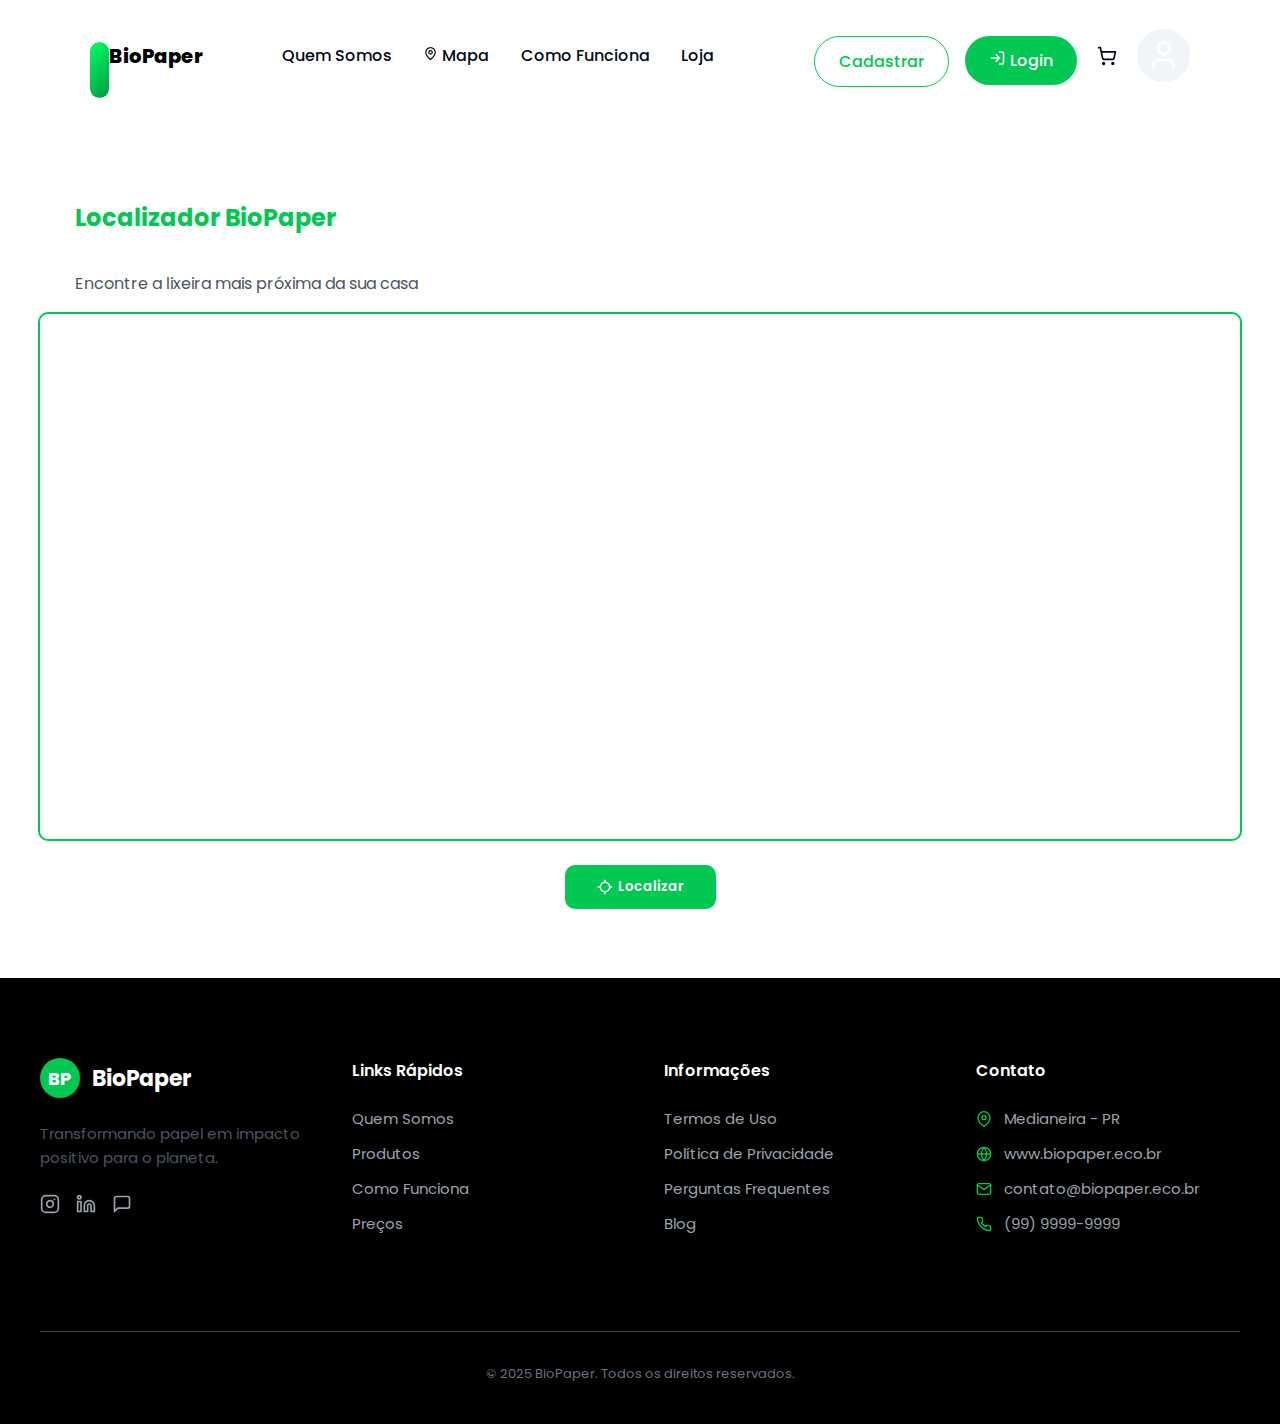
<file: TCC-BIOPAPER-main/src/pages/Mapa/mapa.html>
<!DOCTYPE html>
<html lang="pt-BR">
<head>
  <meta charset="UTF-8">
  <title >Mapa BioPaper</title>
  <link rel="stylesheet" href="mapa.css">
 <link href="https://fonts.googleapis.com/css2?family=Poppins&display=swap" rel="stylesheet">
</head>
<body>
<div class="container">
  <header>
    <div class="logo">
      <div class="logo-bio">
    </div>
       BioPaper
    </div>
    <nav>
      <ul>
        <li><a href="#">Quem Somos</a></li>
        <li><a href="#"><svg xmlns="http://www.w3.org/2000/svg" width="15" height="15" viewBox="0 0 19 18" fill="none">  <path d="M15.5 7.5C15.5 11.2448 11.3457 15.1447 9.95075 16.3492C9.82079 16.447 9.6626 16.4998 9.5 16.4998C9.3374 16.4998 9.17921 16.447 9.04925 16.3492C7.65425 15.1447 3.5 11.2448 3.5 7.5C3.5 5.9087 4.13214 4.38258 5.25736 3.25736C6.38258 2.13214 7.9087 1.5 9.5 1.5C11.0913 1.5 12.6174 2.13214 13.7426 3.25736C14.8679 4.38258 15.5 5.9087 15.5 7.5Z" stroke="#020817" stroke-width="1.5" stroke-linecap="round" stroke-linejoin="round"/> <path d="M9.5 9.75C10.7426 9.75 11.75 8.74264 11.75 7.5C11.75 6.25736 10.7426 5.25 9.5 5.25C8.25736 5.25 7.25 6.25736 7.25 7.5C7.25 8.74264 8.25736 9.75 9.5 9.75Z" stroke="#020817" stroke-width="1.5" stroke-linecap="round" stroke-linejoin="round"/></svg> 
        Mapa</a></li>
        <li><a href="#">Como Funciona</a></li>
        <li><a href="#">Loja</a></li>
      </ul>
    </nav>
    <div class="Basd">
    <div class="auth">
      <a href="/TCC-BIOPAPER-main/src/pages/Cadastro/cadastro.html"><button class="cadastrar">Cadastrar</button></a>
      <a href="/TCC-BIOPAPER-main/src/pages/Login/login.html"><button class="login"><svg class="http://www.w3.org/2000/svg" width="17" height="16" viewBox="0 0 17 16" fill="none"><path d="M10.5 2H13.1667C13.5203 2 13.8594 2.14048 14.1095 2.39052C14.3595 2.64057 14.5 2.97971 14.5 3.33333V12.6667C14.5 13.0203 14.3595 13.3594 14.1095 13.6095C13.8594 13.8595 13.5203 14 13.1667 14H10.5" stroke="white" stroke-width="1.5" stroke-linecap="round" stroke-linejoin="round"/><path d="M7.1665 11.3334L10.4998 8.00002L7.1665 4.66669" stroke="white" stroke-width="1.5" stroke-linecap="round" stroke-linejoin="round"/><path d="M10.5 8H2.5" stroke="white" stroke-width="1.5" stroke-linecap="round" stroke-linejoin="round"/></svg>
      Login</button></a>
    </div>
   
     <div class="compra">
            <svg class="compra" xmlns="http://www.w3.org/2000/svg" width="20" height="20" viewBox="0 0 20 20" fill="none">
        <g clip-path="url(#clip0_135_303)">
          <path d="M6.66634 18.3333C7.12658 18.3333 7.49967 17.9602 7.49967 17.5C7.49967 17.0398 7.12658 16.6667 6.66634 16.6667C6.2061 16.6667 5.83301 17.0398 5.83301 17.5C5.83301 17.9602 6.2061 18.3333 6.66634 18.3333Z" stroke="#020817" stroke-width="1.66667" stroke-linecap="round" stroke-linejoin="round"/>
          <path d="M15.8333 18.3333C16.2936 18.3333 16.6667 17.9602 16.6667 17.5C16.6667 17.0398 16.2936 16.6667 15.8333 16.6667C15.3731 16.6667 15 17.0398 15 17.5C15 17.9602 15.3731 18.3333 15.8333 18.3333Z" stroke="#020817" stroke-width="1.66667" stroke-linecap="round" stroke-linejoin="round"/>
          <path d="M1.70801 1.70833H3.37467L5.59134 12.0583C5.67266 12.4374 5.88357 12.7762 6.18777 13.0165C6.49197 13.2569 6.87043 13.3836 7.25801 13.375H15.408C15.7873 13.3744 16.1551 13.2444 16.4505 13.0065C16.746 12.7687 16.9515 12.4371 17.033 12.0667L18.408 5.875H4.26634" stroke="#020817" stroke-width="1.66667" stroke-linecap="round" stroke-linejoin="round"/>
        </g>
        <defs>
          <clipPath id="clip0_135_303">
            <rect width="20" height="20" fill="white"/>
          </clipPath>
        </defs>
      </svg>
    </div>
    <div class="user">
      <svg class="user" xmlns="http://www.w3.org/2000/svg" width="18" height="18" viewBox="0 0 18 18" fill="none">
      <path d="M14.25 15.75V14.25C14.25 13.4544 13.9339 12.6913 13.3713 12.1287C12.8087 11.5661 12.0456 11.25 11.25 11.25H6.75C5.95435 11.25 5.19129 11.5661 4.62868 12.1287C4.06607 12.6913 3.75 13.4544 3.75 14.25V15.75" stroke="white" stroke-width="1.5" stroke-linecap="round" stroke-linejoin="round"/>
      <path d="M9 8.25C10.6569 8.25 12 6.90685 12 5.25C12 3.59315 10.6569 2.25 9 2.25C7.34315 2.25 6 3.59315 6 5.25C6 6.90685 7.34315 8.25 9 8.25Z" stroke="white" stroke-width="1.5" stroke-linecap="round" stroke-linejoin="round"/>
      </svg>
    </div>
  </div>
  </header>

  <main>
    
    <div class="intro">
    <h2 class="title">Localizador BioPaper</h2>
    <p>Encontre a lixeira mais próxima da sua casa</p>
    </div>

      <iframe class= "mapa" src="https://www.google.com/maps/embed?pb=!1m18!1m12!1m3!1d1275.3671374628902!2d-54.093067407241534!3d-25.29469404425036!2m3!1f0!2f0!3f0!3m2!1i1024!2i768!4f13.1!3m3!1m2!1s0x94f6acafdd687b2b%3A0xdc7e70ec49d40daa!2sMatriz%20Nossa%20Senhora%20Medianeira!5e0!3m2!1spt-BR!2sbr!4v1750272354790!5m2!1spt-BR!2sbr"></iframe>

    <button><div class="localizar-button"><svg class="svg-button" xmlns="http://www.w3.org/2000/svg" width="16" height="16" viewBox="0 0 16 16" fill="none"> <g clip-path="url(#clip0_135_363)"> <path d="M1.33301 8H3.33301" stroke="white" stroke-width="1.5" stroke-linecap="round" stroke-linejoin="round"/><path d="M12.667 8H14.667" stroke="white" stroke-width="1.5" stroke-linecap="round" stroke-linejoin="round"/><path d="M8 1.33331V3.33331" stroke="white" stroke-width="1.5" stroke-linecap="round" stroke-linejoin="round"/><path d="M8 12.6667V14.6667" stroke="white" stroke-width="1.5" stroke-linecap="round" stroke-linejoin="round"/><path d="M7.99967 12.6666C10.577 12.6666 12.6663 10.5773 12.6663 7.99998C12.6663 5.42265 10.577 3.33331 7.99967 3.33331C5.42235 3.33331 3.33301 5.42265 3.33301 7.99998C3.33301 10.5773 5.42235 12.6666 7.99967 12.6666Z" stroke="white" stroke-width="1.5" stroke-linecap="round" stroke-linejoin="round"/></g><defs> <clipPath id="clip0_135_363"><rect width="16" height="16" fill="white"/> </clipPath></defs>
</svg>Localizar</div></button>

  </main>
</div>

<footer class="site-footer">
  <div class="footer-container">
    <div class="footer-grid">

      <div class="footer-coluna" id="coluna-logo">
        <a href="#" class="footer-logo">
          <svg class="logo-bp" xmlns="http://www.w3.org/2000/svg" width="40" height="40" viewBox="0 0 40 40" fill="none">
            <circle cx="20" cy="20" r="20" fill="#00C853"/>
            <text x="50%" y="55%" dominant-baseline="middle" text-anchor="middle" font-family="Poppins, sans-serif" font-size="18" font-weight="700" fill="white">BP</text>
          </svg>
          <span>BioPaper</span>
        </a>
        <p class="footer-slogan">Transformando papel em impacto positivo para o planeta.</p>
        <div class="footer-social-icons">
          <a href="#" aria-label="Instagram">
            <svg xmlns="http://www.w3.org/2000/svg" width="20" height="20" viewBox="0 0 24 24" fill="none" stroke="currentColor" stroke-width="2" stroke-linecap="round" stroke-linejoin="round"><rect x="2" y="2" width="20" height="20" rx="5" ry="5"></rect><path d="M16 11.37A4 4 0 1 1 12.63 8 4 4 0 0 1 16 11.37z"></path><line x1="17.5" y1="6.5" x2="17.51" y2="6.5"></line></svg>
          </a>
          <a href="#" aria-label="LinkedIn">
            <svg xmlns="http://www.w3.org/2000/svg" width="20" height="20" viewBox="0 0 24 24" fill="none" stroke="currentColor" stroke-width="2" stroke-linecap="round" stroke-linejoin="round"><path d="M16 8a6 6 0 0 1 6 6v7h-4v-7a2 2 0 0 0-2-2 2 2 0 0 0-2 2v7h-4v-7a6 6 0 0 1 6-6z"></path><rect x="2" y="9" width="4" height="12"></rect><circle cx="4" cy="4" r="2"></circle></svg>
          </a>
          <a href="#" aria-label="Chat">
            <svg xmlns="http://www.w3.org/2000/svg" width="20" height="20" viewBox="0 0 24 24" fill="none" stroke="currentColor" stroke-width="2" stroke-linecap="round" stroke-linejoin="round"><path d="M21 15a2 2 0 0 1-2 2H7l-4 4V5a2 2 0 0 1 2-2h14a2 2 0 0 1 2 2z"></path></svg>
          </a>
        </div>
      </div>

      <div class="footer-coluna">
        <h4>Links Rápidos</h4>
        <ul>
          <li><a href="#">Quem Somos</a></li>
          <li><a href="#">Produtos</a></li>
          <li><a href="#">Como Funciona</a></li>
          <li><a href="#">Preços</a></li>
        </ul>
      </div>

      <div class="footer-coluna">
        <h4>Informações</h4>
        <ul>
          <li><a href="#">Termos de Uso</a></li>
          <li><a href="#">Política de Privacidade</a></li>
          <li><a href="#">Perguntas Frequentes</a></li>
          <li><a href="#">Blog</a></li>
        </ul>
      </div>

      <div class="footer-coluna">
        <h4>Contato</h4>
        <ul class="lista-contato">
          <li>
            <svg xmlns="http://www.w3.org/2000/svg" width="16" height="16" viewBox="0 0 24 24" fill="none" stroke="currentColor" stroke-width="2" stroke-linecap="round" stroke-linejoin="round"><path d="M21 10c0 7-9 13-9 13s-9-6-9-13a9 9 0 0 1 18 0z"></path><circle cx="12" cy="10" r="3"></circle></svg>
            <span>Medianeira - PR</span>
          </li>
          <li>
            <svg xmlns="http://www.w3.org/2000/svg" width="16" height="16" viewBox="0 0 24 24" fill="none" stroke="currentColor" stroke-width="2" stroke-linecap="round" stroke-linejoin="round"><circle cx="12" cy="12" r="10"></circle><line x1="2" y1="12" x2="22" y2="12"></line><path d="M12 2a15.3 15.3 0 0 1 4 10 15.3 15.3 0 0 1-4 10 15.3 15.3 0 0 1-4-10 15.3 15.3 0 0 1 4-10z"></path></svg>
            <a href="http://www.biopaper.eco.br" target="_blank">www.biopaper.eco.br</a>
          </li>
          <li>
            <svg xmlns="http://www.w3.org/2000/svg" width="16" height="16" viewBox="0 0 24 24" fill="none" stroke="currentColor" stroke-width="2" stroke-linecap="round" stroke-linejoin="round"><path d="M4 4h16c1.1 0 2 .9 2 2v12c0 1.1-.9 2-2 2H4c-1.1 0-2-.9-2-2V6c0-1.1.9-2 2-2z"></path><polyline points="22,6 12,13 2,6"></polyline></svg>
            <a href="mailto:contato@biopaper.eco.br">contato@biopaper.eco.br</a>
          </li>
          <li>
            <svg xmlns="http://www.w3.org/2000/svg" width="16" height="16" viewBox="0 0 24 24" fill="none" stroke="currentColor" stroke-width="2" stroke-linecap="round" stroke-linejoin="round"><path d="M22 16.92v3a2 2 0 0 1-2.18 2 19.79 19.79 0 0 1-8.63-3.07 19.5 19.5 0 0 1-6-6 19.79 19.79 0 0 1-3.07-8.67A2 2 0 0 1 4.11 2h3a2 2 0 0 1 2 1.72 12.84 12.84 0 0 0 .7 2.81 2 2 0 0 1-.45 2.11L8.09 9.91a16 16 0 0 0 6 6l1.27-1.27a2 2 0 0 1 2.11-.45 12.84 12.84 0 0 0 2.81.7A2 2 0 0 1 22 16.92z"></path></svg>
            <a href="tel:+55999999999">(99) 9999-9999</a>
          </li>
        </ul>
      </div>

    </div>

    <div class="footer-bottom">
      <hr>
      <p>&copy; 2025 BioPaper. Todos os direitos reservados.</p>
    </div>

  </div>
</footer>

</body>
</html>
</file>
<file: src/css/home.css>
/* CSS sendo usado na páquina inicila HOME (index.html) */

body {
    font-family: 'Poppins', sans-serif;
    background-color: #f0f0f0;
    text-align: center;
}

li {
    list-style: none;
    margin: 10px 0;
}

a {
    text-decoration: none;
    color: #333;
    transition: color 0.2s ease;
}

a:hover {
    color: #00C853;
    text-decoration: underline;
}
</file>
<file: TCC-BIOPAPER-main/src/css/home.css>
/* CSS sendo usado na páquina inicila HOME (index.html) */

body {
    font-family: 'Poppins', sans-serif;
    background-color: #f0f0f0;
    text-align: center;
}

li {
    list-style: none;
    margin: 10px 0;
}

a {
    text-decoration: none;
    color: #333;
    transition: color 0.2s ease;
}

a:hover {
    color: #00C853;
    text-decoration: underline;
}
</file>
<file: PROJETO Biopaper/View/Mapa/mapa.css>
* {
      box-sizing: border-box;
      font-family: Poppins;
    }
    body {
      margin: 0;
      font-family: Poppins, sans-serif;
      background: #FFF;
    }
    .container {
      max-width: 1366px;
      margin: 0 auto;
      padding: 0 16px;
    }
    header {
      display: flex;
      flex-wrap: wrap;
      justify-content: space-between;
      align-items: center;
      padding: 24px 0;
    }
    .logo {
      width: 92px;
height: 28px;
flex-shrink: 0;
color: #000;
font-family: Poppins;
font-size: 19.648px;
font-style: normal;
font-weight: 800;
line-height: 28px; /* 142.511% */
    }
    nav ul {
      display: flex;
      list-style: none;
      gap: 24px;
      padding: 0;
      margin: 0;
    }
    nav ul li a {
      color: #020817;
      font-size: 16px;
      font-weight: 500;
      text-decoration: none;
    }
    .auth {
      display: flex;
      gap: 16px;
      margin-top: 12px;
    }
    .auth button {
      padding: 12px 24px;
      border-radius: 9999px;
      font-weight: 500;
      font-size: 16px;
    }
    .auth button:first-child {
      border: 1px solid #00C853;
      background: #FFF;
      color: #00C853;
    }
    .auth button:last-child {
      background: #00C853;
      color: #FFF;
      border: none;
    }
    main {
      text-align: center;
      padding: 64px 0;
    }
    .mapa {
      width: 100%;
      max-width: 1366px;
      height: 300px;
      background: #f2f2f2;
      border-radius: 10px;
      margin: 0 auto 24px;
      display: flex;
      align-items: center;
      justify-content: center;
    }
    main button {
      background: #00C853;
      color: white;
      padding: 12px 32px;
      border: none;
      border-radius: 10px;
      font-weight: 600;
    }
    .localizar-button{
      display: flex;
      justify-content: center;
      align-items: center;
    }
    .svg-button{
      margin-right: 5px;
    }
    footer {
      background: #000;
      height: 365px;
      color: #fff;
      display: flex;
      flex-wrap: wrap;
      justify-content: center;
      gap: 100px;
      padding: 64px 16px 32px;
    }
    footer > div {
      flex: 1 1 250px;
      max-width: 200px;
    }
    footer h4 {
      margin-bottom: 16px;
      font-size: 18px;
    }
    footer p, footer a {
      color: #9CA3AF;
      font-size: 15px;
      text-decoration: none;
      padding-top: 8px;
      margin: 0px;
    }
    .footer-copy {
      background: #000;
      width: 100%;
      text-align: center;
      padding: 24px 16px;
      border-top: 1px solid #1F2937;
      font-size: 14px;
      color: #9CA3AF;
    }

    .footer-section{
      width: 200px;
      height: 150px;
    }
    
    footer svg{
      margin-right: 5px;
      margin-top: 10px;
    }
    
    @media (max-width: 768px) {
      nav ul {
        flex-direction: column;
        align-items: center;
      }
      .auth {
        flex-direction: column;
        align-items: stretch;
        width: 100%;
      }
      header {
        flex-direction: column;
        align-items: center;
      }
    }
</file>
<file: src/pages/Cadastro/cadastro.css>
body {
  display: flex;
  justify-content: center;
  align-items: center;
  height: 98vh;
  background: linear-gradient(135deg, rgba(0, 255, 102, 0.30) 0%, rgba(0, 153, 68, 0.30) 100%), rgba(0, 0, 0, 0);
  font-family: Poppins, sans-serif;
}

.login-container {
  width: 448px;
  height: 600px;
  flex-shrink: 0;
  border-radius: 12px;
  border: 1px solid rgba(255, 255, 255, 0.30);
  background: rgba(255, 255, 255, 1);
  box-shadow: 0px 0px 0px 0px rgba(0, 0, 0, 0.00),
    0px 0px 0px 0px rgba(0, 0, 0, 0.00),
    0px 20px 25px -5px rgba(0, 0, 0, 0.10),
    0px 8px 10px -6px rgba(0, 0, 0, 0.10);
  display: flex;
  flex-direction: column;
  align-items: center;
  padding: 20px;
  box-sizing: border-box;
  position: relative;
}

.login-title {
  width: 398px;
  height: 32px;
  color: #000;
  text-align: center;
  font-size: 23.625px;
  font-weight: 700;
  line-height: 32px;
  letter-spacing: -0.6px;
  margin-top: 20px;
}

.login-subtitle {
  width: 398px;
  height: 20px;
  color: #64748B;
  text-align: center;
  font-size: 13.934px;
  font-weight: 400;
  line-height: 20px;
  margin-bottom: 20px;
}

label {
  display: block;
  margin-top: 10px;
  color: #020817;
  font-size: 14px;
  font-weight: 500;
  line-height: 20px;
}

.input-field,
.password-field {
  display: flex;
  width: 398px;
  height: 40px;
  border-radius: 10px;
  border: 1px solid #E2E8F0;
  background: rgba(255, 255, 255, 0.70);
  padding: 10px;
  margin-top: 5px;
  box-sizing: border-box;
  font-family: Poppins, sans-serif;
  font-weight: 300;
  color: black;
}

.login-button {
  display: flex;
  height: 40px;
  padding: 10px 0px;
  justify-content: center;
  align-items: center;
  gap: 16px;
  border-radius: 10px;
  background: #00C853;
  color: white;
  font-weight: bold;
  border: none;
  cursor: pointer;
  width: 398px;
  margin-top: 20px;
}

.register {
  color: #00C853;
  font-size: 14.521px;
  text-decoration: none;
}

.registre {
  color: #6B7280;
}

.mancha-direita,
.mancha-esquerda {
  position: absolute;
  width: 768px;
  height: 432px;
  border-radius: 9999px;
  background: rgba(0, 200, 83, 0.20);
  filter: blur(32px);
}

.mancha-direita {
  bottom: 0;
  right: 0;
}

.mancha-esquerda {
  top: 0;
  left: 0;
}
</file>
<file: src/pages/Login/login.css>
body {
  display: flex;
  justify-content: center;
  align-items: center;
  height: 98vh;
  background: linear-gradient(135deg, rgba(0, 255, 102, 0.30) 0%, rgba(0, 153, 68, 0.30) 100%), rgba(0, 0, 0, 0);
  font-family: Poppins, sans-serif;
}

.login-container {
  width: 448px;
  height: 436px;
  flex-shrink: 0;
  border-radius: 12px;
  border: 1px solid rgba(255, 255, 255, 0.30);
  background: rgba(255, 255, 255, 1);
  box-shadow: 0px 0px 0px 0px rgba(0, 0, 0, 0.00),
    0px 0px 0px 0px rgba(0, 0, 0, 0.00),
    0px 20px 25px -5px rgba(0, 0, 0, 0.10),
    0px 8px 10px -6px rgba(0, 0, 0, 0.10);
  display: flex;
  flex-direction: column;
  align-items: center;
  padding: 20px;
  box-sizing: border-box;
  position: relative;
}

.login-title {
  font-family: 'Poppins', sans-serif;
  width: 398px;
  height: 32px;
  color: #000;
  text-align: center;
  font-size: 23.625px;
  font-style: normal;
  font-weight: 700;
  line-height: 32px;
  letter-spacing: -0.6px;
  margin-top: 20px;
}

.login-subtitle {
  width: 398px;
  height: 20px;
  color: #64748B;
  text-align: center;
  font-size: 13.934px;
  font-style: normal;
  font-weight: 400;
  line-height: 20px;
  margin-bottom: 20px;
}

label {
  display: block;
  margin-top: 10px;
  color: #020817;
  font-size: 14px;
  font-style: normal;
  font-weight: 500;
  line-height: 20px;
}

.input-field {
  display: flex;
  width: 398px;
  height: 40px;
  flex-shrink: 0;
  border-radius: 10px;
  border: 1px solid #E2E8F0;
  background: rgba(255, 255, 255, 0.70);
  padding: 10px;
  margin-top: 5px;
  box-sizing: border-box;
}

.password-field {
  display: flex;
  width: 398px;
  height: 40px;
  flex-shrink: 0;
  border-radius: 10px;
  border: 1px solid #E2E8F0;
  background: rgba(255, 255, 255, 0.70);
  padding: 10px;
  margin-top: 5px;
  box-sizing: border-box;
}

.login-button {
  display: flex;
  height: 40px;
  padding: 10px 0px;
  justify-content: center;
  align-items: center;
  gap: 16px;
  flex-shrink: 0;
  border-radius: 10px;
  background: #00C853;
  color: white;
  font-weight: bold;
  border: none;
  cursor: pointer;
  width: 398px;
  margin-top: 20px;
}

.register {
  width: 251px;
  height: 20px;
  color: #00C853;
  font-size: 14.521px;
  font-style: normal;
  font-weight: 400;
  line-height: 20px;
  margin: 0px;
  text-decoration: none;
}

.forgot-password {
  font-family: 'Poppins', sans-serif;
  width: 153px;
  height: 60px;
  color: #00C853;
  font-size: 14.092px;
  font-style: normal;
  font-weight: 500;
  line-height: 0px;
  text-decoration: none;
}

.registre {
  color: #6B7280;
}

.mancha-direita {
  position: absolute;
  top: 0;
  right: 0;
  width: 768px;
  height: 432px;
  flex-shrink: 0;
  border-radius: 9999px;
  background: rgba(0, 200, 83, 0.20);
  filter: blur(32px);
}

.mancha-esquerda {
  position: absolute;
  bottom: 0;
  left: 0;
  width: 768px;
  height: 432px;
  flex-shrink: 0;
  border-radius: 9999px;
  background: rgba(0, 200, 83, 0.20);
  filter: blur(32px);
}
</file>
<file: src/pages/Mapa/mapa.css>
* {
      box-sizing: border-box;
      font-family: Poppins;
    }
    body {
      margin: 0;
      font-family: Poppins, sans-serif;
      background: #FFF;
    }
    .container {
      max-width: 1366px;
      margin: 0 auto;
      padding: 0 16px;
    }
    header {
      display: flex;
      flex-wrap: wrap;
      justify-content: space-between;
      align-items: center;
      padding: 24px 0;
    }
    .logo {
      width: 92px;
height: 28px;
flex-shrink: 0;
color: #000;
font-family: Poppins;
font-size: 19.648px;
font-style: normal;
font-weight: 800;
line-height: 28px; /* 142.511% */
    }
    nav ul {
      display: flex;
      list-style: none;
      gap: 24px;
      padding: 0;
      margin: 0;
    }
    nav ul li a {
      color: #020817;
      font-size: 16px;
      font-weight: 500;
      text-decoration: none;
    }
    .auth {
      display: flex;
      gap: 16px;
      margin-top: 12px;
    }
    .auth button {
      padding: 12px 24px;
      border-radius: 9999px;
      font-weight: 500;
      font-size: 16px;
    }
    .auth button:first-child {
      border: 1px solid #00C853;
      background: #FFF;
      color: #00C853;
    }
    .auth button:last-child {
      background: #00C853;
      color: #FFF;
      border: none;
    }
    main {
      text-align: center;
      padding: 64px 0;
    }
    .mapa {
      width: 100%;
      max-width: 1366px;
      height: 300px;
      background: #f2f2f2;
      border-radius: 10px;
      margin: 0 auto 24px;
      display: flex;
      align-items: center;
      justify-content: center;
    }
    main button {
      background: #00C853;
      color: white;
      padding: 12px 32px;
      border: none;
      border-radius: 10px;
      font-weight: 600;
    }
    .localizar-button{
      display: flex;
      justify-content: center;
      align-items: center;
    }
    .svg-button{
      margin-right: 5px;
    }
    footer {
      background: #000;
      height: 365px;
      color: #fff;
      display: flex;
      flex-wrap: wrap;
      justify-content: center;
      gap: 100px;
      padding: 64px 16px 32px;
    }
    footer > div {
      flex: 1 1 250px;
      max-width: 200px;
    }
    footer h4 {
      margin-bottom: 16px;
      font-size: 18px;
    }
    footer p, footer a {
      color: #9CA3AF;
      font-size: 15px;
      text-decoration: none;
      padding-top: 8px;
      margin: 0px;
    }
    .footer-copy {
      background: #000;
      width: 100%;
      text-align: center;
      padding: 24px 16px;
      border-top: 1px solid #1F2937;
      font-size: 14px;
      color: #9CA3AF;
    }

    .footer-section{
      width: 200px;
      height: 150px;
    }
    
    footer svg{
      margin-right: 5px;
      margin-top: 10px;
    }
    
    @media (max-width: 768px) {
      nav ul {
        flex-direction: column;
        align-items: center;
      }
      .auth {
        flex-direction: column;
        align-items: stretch;
        width: 100%;
      }
      header {
        flex-direction: column;
        align-items: center;
      }
    }
</file>
<file: TCC-BIOPAPER-main/src/pages/Mapa/mapa.css>
* {

  font-family: Poppins;
  }

body {
  justify-content: center;
  align-items: center;   
  margin: 0;
  font-family: Poppins, sans-serif;
  background: #FFF;
    }
p {
  color: #4B5563
    }

.title{
  color: #00C853
    }

.container {
  max-width: 1366px;
  margin: 0 auto;
  padding: 0 16px;
    }

header {
  display: flex;
  flex-wrap: wrap;
  justify-content: center;
  align-items: center;
  padding: 24px 0;
  gap: 100px;
    }

.Basd{
  display: flex;
  justify-content: center;
  align-items: center;
  gap: 20px;
  flex-direction: row;
}

.logo-bio{
  display: flex;
  width: 40px;
  height: 40px;
  padding: 8px 9.3px 8px 9.7px;
  justify-content: center;
  align-items: center;
  border-radius: 9999px;
  background: linear-gradient(135deg, #0F6 0%, #094 100%), rgba(0, 0, 0, 0.00);
    }
    
.logo {
  width: 92px;
  height: 28px;
  flex-shrink: 0;
  color: #000;
  font-family: Poppins;
  font-size: 19.648px;
  font-style: normal;
  font-weight: 800;
  line-height: 28px; /* 142.511% */
  display: flex;
    }

.compra{
  display: flex;
  width: 20px;
  height: 20px;
  justify-content: center;
  align-items: center;
  flex-shrink: 0;
  background: rgba(0, 0, 0, 0.00);
}

.user{
  width: 35px;
  height: 35px;
  display: flex;
  padding: 9px;
  justify-content: center;
  align-items: center;
  flex-shrink: 0;
  border-radius: 100%;
  background: #F1F5F9;
}
    
nav ul {
  display: flex;
  list-style: none;
  gap: 31.2px;
  padding: 0;
  margin: 0;
}
    
nav ul li a {
  color: #020817;
  font-size: 16px;
  font-weight: 500;
  text-decoration: none;
}
   
.auth {
  display: flex;
  gap: 16px;
  margin-top: 12px;
}
    
.auth button {
  padding: 12px 24px;
  border-radius: 9999px;
  font-weight: 500;
  font-size: 16px;
}

.auth button:hover{
  cursor: pointer;
}
    
.cadastrar{
  border: 1px solid #00C853;
  background: #ffffff;
  color: #00C853;
}

.cadastrar:hover{
  background: #00C853;
  color: #FFF;
  border: none;
  transition: 0.5s;
}
    
.login {
  background: #00C853;
  color: #FFF;
  border: none;
}

.login:hover{
  border: 1px solid #00C853;
  background: #ffffff;
  color: #00C853;
  transition: 0.5s;
}

main {
  margin: 5px;
  display: flex;
  justify-content: center;
  text-align: center;
  align-items: center;
  padding: 64px 0;
  flex: 1;
  flex-direction: column;
}

.intro {
  margin: 0px;
  display: flex;
  flex-direction: column;
  align-self: flex-start;
  text-align: left;
  padding-left: 4.2vw;
  
}

.mapa {
  width: 100%;
  max-width: 1200px;
  height: 525px;
  max-height: 100%;
  border-radius: 10px;
  display: flex;
  justify-content: center;
  align-items: center;
  border: #00C853 solid 0.2vw 
}
    
main button {
  background: #00C853;
  color: white;
  padding: 12px 32px;
  border: none;
  border-radius: 10px;
  font-weight: 600;
  margin-top: 1.9vw;
}
    
.localizar-button{
  display: flex;
  justify-content: center;
  align-items: center;
}

.svg-button{
  margin-right: 5px;
}

/* ================================== */
/* Rodapé (Footer)                    */
/* ================================== */

.site-footer {
    background: #000;
    color: #9CA3AF; /* Cinza claro para o texto padrão */
    padding: 80px 24px 40px 24px;
    font-size: 15px;
}

.footer-container {
    max-width: 1200px;
    margin: 0 auto;
}

.footer-grid {
    display: grid;
    /* Grid responsivo: começa com 4 colunas e se adapta a telas menores */
    grid-template-columns: repeat(auto-fit, minmax(220px, 1fr));
    gap: 48px;
    margin-bottom: 48px;
}

/* Coluna individual do grid */
.footer-coluna {
    display: flex;
    flex-direction: column;
    gap: 16px;
}

/* Logo e nome da empresa */
.footer-logo {
    display: flex;
    align-items: center;
    gap: 12px;
    text-decoration: none;
    color: #FFFFFF;
    font-size: 22px;
    font-weight: 700;
    margin-bottom: 8px; /* Espaço extra abaixo do logo */
}

/* Slogan da empresa */
.footer-slogan {
    line-height: 1.6;
    margin: 0;
}

/* Ícones das redes sociais */
.footer-social-icons {
    display: flex;
    gap: 16px;
    margin-top: 8px;
}

.footer-social-icons a {
    color: #9CA3AF;
    transition: color 0.3s ease;
}

.footer-social-icons a:hover {
    color: #FFFFFF;
}

/* Títulos das colunas (h4) */
.footer-coluna h4 {
    font-size: 16px;
    font-weight: 600;
    color: #FFFFFF;
    margin: 0 0 8px 0;
}

/* Listas de links */
.footer-coluna ul {
    list-style: none;
    padding: 0;
    margin: 0;
    display: flex;
    flex-direction: column;
    gap: 12px;
}

.footer-coluna ul a {
    text-decoration: none;
    color: #9CA3AF;
    transition: color 0.3s ease;
}

.footer-coluna ul a:hover {
    color: #FFFFFF;
    text-decoration: underline;
}

/* Lista de contatos específica */
.lista-contato li {
    display: flex;
    align-items: flex-start;
    gap: 12px;
}

.lista-contato svg {
    color: #00C853; /* Cor verde da marca nos ícones de contato */
    flex-shrink: 0;
    margin-top: 4px; /* Alinhamento vertical com o texto */
}

/* Seção inferior do rodapé (copyright) */
.footer-bottom {
    text-align: center;
    padding-top: 40px;
}

.footer-bottom hr {
    border: none;
    border-top: 1px solid #374151; /* Linha divisória sutil */
    margin-bottom: 32px;
}

.footer-bottom p {
    margin: 0;
    font-size: 13px;
    color: #6B7280;
}
    
@media (max-width: 768px) {
  nav ul {
   flex-direction: column;
   align-items: center;
      }
  .auth {
    flex-direction: column;
    align-items: stretch;
    width: 100%;
      }
  header {
    flex-direction: column;
    align-items: center;
      }
    

  footer {
    flex-direction: column;
    align-items: center;
    text-align: center;
  }

  footer > div {
    max-width: 100%;
  }

  .footer-copy {
    text-align: center;
  }
}
</file>
<file: TCC-BIOPAPER-main/src/pages/Main/main.css>
/* 
   1. Estilos Globais e Reset
   */
* {
  box-sizing: border-box;
  margin: 0;
  padding: 0;
  font-family: 'Poppins', sans-serif;
}

body {
  color: #000;
}

/*
   2. Componentes Principais (Header, Main, Sections)*/

/* --- Cabeçalho --- */
header {
  display: flex;
  flex-wrap: wrap;
  justify-content: center;
  align-items: center;
  padding: 24px 0;
  gap: 100px;
}

.logo {
  width: 92px;
  height: 28px;
  flex-shrink: 0;
  color: #000;
  font-family: Poppins;
  font-size: 19.648px;
  font-style: normal;
  font-weight: 800;
  line-height: 28px;
  display: flex;
}

nav ul {
  display: flex;
  list-style: none;
  gap: 31.2px;
  padding: 0;
  margin: 0;
}

nav ul li a {
  color: #020817;
  font-size: 16px;
  font-weight: 500;
  text-decoration: none;
}

.Basd {
  display: flex;
  justify-content: center;
  align-items: center;
  gap: 20px;
  flex-direction: row;
}

.auth {
  display: flex;
  gap: 16px;
}

.auth button {
  padding: 12px 24px;
  border-radius: 9999px;
  font-weight: 500;
  font-size: 16px;
  cursor: pointer;
}

.cadastrar {
  border: 1px solid #00C853;
  background: #ffffff;
  color: #00C853;
  transition: 0.5s;
}

.cadastrar:hover {
  background: #00C853;
  color: #FFF;
  border: none;
}

.login {
  background: #00C853;
  color: #FFF;
  border: none;
  transition: 0.5s;
}

.login:hover {
  border: 1px solid #00C853;
  background: #ffffff;
  color: #00C853;
}

.compra {
  display: flex;
  width: 20px;
  height: 20px;
  justify-content: center;
  align-items: center;
  flex-shrink: 0;
}

.user {
  width: 35px;
  height: 35px;
  display: flex;
  padding: 9px;
  justify-content: center;
  align-items: center;
  flex-shrink: 0;
  border-radius: 100%;
  background: #F1F5F9;
}

/* --- Layout Principal e Estilos Gerais de Seção --- */
main {
  display: flex;
  flex-direction: column;
  align-items: center;
}

section {
  margin-top: 8vw;
}

/* ==========================================================================
   3. Estilos Específicos das Seções
   ========================================================================== */

/* --- Seção de Apresentação --- */
.apresentacao {
  display: flex;
  justify-content: center;
  align-items: center;
  gap: 310px;
  padding: 60px;
  margin-top: 0vw;
}

.apresentacao .texto {
  max-width: 512px;
}

.apresentacao h1 {
  font-size: 24px;
  font-weight: 700;
  margin-bottom: 16px;
}

.apresentacao p {
  font-size: 20px;
  font-weight: 600;
  color: #444;
  margin-bottom: 24px;
}

.botoes {
  display: flex;
  gap: 12px;
}

.botoes button {
  display: flex;
  justify-content: center;
  align-items: center;
  height: 50px;
  border-radius: 9999px;
  font-size: 16.1px;
  font-weight: 500;
  line-height: 24px;
  padding: 11.5px 24px;
  cursor: pointer;
}

.btn-verde {
  background: #00C853;
  color: #fff;
  border: none;
}

.btn-branco {
  background: #fff;
  color: #00C853;
  border: 1px solid #00C853;
}

.apresentacao .imagem img {
  width: 256px;
  height: 384px;
  border-radius: 12px;
  box-shadow: 0px 8px 8px rgba(0, 0, 0, 0.08);
  object-fit: cover;
}

.saiba-mais {
  margin-top: 20px;
  text-align: center;
  color: #6B7280;
  font-size: 13.5px;
  font-weight: 400;
}

.saiba-mais span {
  display: block;
  font-size: 20px;
}

/* --- Seção Quem Somos --- */
.quem-somos {
  padding: 60px;
  text-align: center;
}

.quem-somos h2 {
  color: #020817;
  font-size: 36px;
  font-weight: 800;
  line-height: 40px;
  margin-bottom: 40px;
}

.conteudo-quem-somos {
  display: flex;
  justify-content: center;
  align-items: flex-start;
  gap: 40px;
  max-width: 1336px;
  margin: 0 auto;
}

.conteudo-quem-somos .imagem img {
  width: 644px;
  height: 429px;
  object-fit: cover;
  border-radius: 12px;
  box-shadow: 0 8px 16px rgba(0, 0, 0, 0.1);
}

.conteudo-quem-somos .texto {
  display: flex;
  width: 644px;
  height: 408px;
  flex-direction: column;
  justify-content: center;
  align-items: flex-start;
  color: #020817;
  text-align: left;
}

.descricao {
  margin-bottom: 32px;
}

.porra {
  display: flex;
  gap: 10px;
}

.texto .subTitle {
  flex-direction: column;
  display: flex;
  margin-bottom: 24px;
  justify-content: center;
  margin-left: 1.8vw;
}

/* --- Seção de Produtos Mais Vendidos --- */
.produtos-vendidos {
  max-width: 76%;
  margin: 60px auto;
  padding: 40px;
  border-radius: 16px;
  text-align: center;
}

.produtos-vendidos h2 {
  font-size: 32px;
  font-weight: 700;
  color: #020817;
  margin-bottom: 40px;
}

.produtos-container {
  display: grid;
  grid-template-columns: repeat(4, 1fr);
  gap: 24px;
  margin-bottom: 40px;
}

.produto-card {
  background-color: #ffffff;
  border-radius: 12px;
  padding: 16px;
  text-align: left;
  box-shadow: 0 4px 12px rgba(0, 0, 0, 0.05);
  display: flex;
  flex-direction: column;
  transition: transform 0.3s ease, box-shadow 0.3s ease;
}

.produto-card:hover {
  transform: translateY(-5px);
  box-shadow: 0 8px 16px rgba(0, 0, 0, 0.1);
}

.produto-card img {
  width: 100%;
  height: 180px;
  object-fit: cover;
  border-radius: 8px;
  margin-bottom: 16px;
}

.produto-card h3 {
  font-size: 18px;
  font-weight: 600;
  color: #020817;
  margin-bottom: 8px;
}

.produto-card p {
  font-size: 14px;
  color: #4B5563;
  line-height: 1.5;
  flex-grow: 1;
  margin-bottom: 16px;
}

.preco-botao {
  display: flex;
  justify-content: space-between;
  align-items: center;
  margin-top: auto;
}

.preco {
  font-size: 18px;
  font-weight: 700;
  color: #00C853;
}

.btn-comprar {
  background-color: #00C853;
  color: #ffffff;
  border: 1px solid #00C853;
  padding: 8px 16px;
  border-radius: 9999px;
  text-decoration: none;
  font-weight: 500;
  font-size: 14px;
  transition: background-color 0.3s, color 0.3s;
}

.btn-comprar:hover {
  background-color: #ffffff;
  color: #00C853
}

.ver-todos {
  margin-top: 20px;
}

.btn-ver-todos {
  background-color: #00C853;
  color: #ffffff;
  padding: 12px 32px;
  border-radius: 9999px;
  text-decoration: none;
  font-weight: 500;
  font-size: 16px;
  display: inline-block;
  transition: opacity 0.3s;
  transition: background-color 0.3s, color 0.3s;
}

.btn-ver-todos:hover {
  opacity: 0.9;
  background-color: #ffffff;
  color: #00C853;
  border: 1px solid #00C853;
}

/* --- Seção Como Funciona --- */
.como-funciona {
  padding: 80px 24px;
  background-color: #FFF;
  text-align: center;
}

.container-como-funciona {
  max-width: 85%;
  margin: 0 auto;
  display: flex;
  flex-direction: column;
  align-items: center;
  gap: 24px;
}

.como-funciona h2 {
  font-size: 36px;
  font-weight: 700;
  color: #020817;
  margin-bottom: 48px;
}

.processo-passos {
  display: flex;
  justify-content: center;
  align-items: stretch;
  gap: 32px;
  width: 100%;
}

.passo {
  flex: 1;
  max-width: 320px;
  padding: 32px 24px;
  border: 1px solid #e0e0e0;
  border-top: 4px solid #00C853;
  border-radius: 16px;
  background: #FFFFFF;
  box-shadow: 0 4px 12px rgba(0, 0, 0, 0.05);
  display: flex;
  flex-direction: column;
  align-items: flex-start;
  text-align: left;
  gap: 16px;
  transition: transform 0.3s ease, box-shadow 0.3s ease;
}

.passo:hover {
  transform: translateY(-5px);
  box-shadow: 0 8px 20px rgba(0, 0, 0, 0.08);
}

.passo-numero {
  width: 40px;
  height: 40px;
  background-color: #00C853;
  color: #FFF;
  font-size: 18px;
  font-weight: 700;
  border-radius: 50%;
  display: flex;
  align-items: center;
  justify-content: center;
}

.passo-texto h3 {
  font-size: 18px;
  font-weight: 700;
  color: #020817;
  margin-bottom: 8px;
}

.passo-texto p {
  font-size: 14px;
  color: #4B5563;
  line-height: 1.6;
}

.seta-processo {
  display: flex;
  align-items: center;
  justify-content: center;
}

.seta-processo::before {
  content: '→';
  font-size: 32px;
  color: #00C853;
}

.texto-fechamento {
  font-size: 16px;
  color: #4B5563;
  max-width: 500px;
  line-height: 1.7;
  margin-top: 48px;
}

.botao-container {
  margin-top: 24px;
}

.btn-outline {
  display: inline-block;
  padding: 12px 32px;
  border: 1px solid #00C853;
  border-radius: 9999px;
  color: #00C853;
  background-color: #FFFFFF;
  font-size: 16px;
  font-weight: 500;
  text-decoration: none;
  cursor: pointer;
  transition: all 0.3s ease;
}

.btn-outline:hover {
  background-color: #00C853;
  color: #FFFFFF;
}

/* --- Seção de Depoimentos --- */
.depoimentos {
  width: 100%;
  padding: 80px 20px;
  text-align: center;
}

.depoimentos h2 {
  font-size: 32px;
  font-weight: 700;
  color: #020817;
  margin-bottom: 50px;
}

.depoimentos-container {
  display: flex;
  justify-content: center;
  align-items: stretch;
  flex-wrap: wrap;
  gap: 30px;
  max-width: 1200px;
  margin: 0 auto;
}

.depoimento-card {
  background-color: #ffffff;
  border-radius: 16px;
  padding: 32px;
  box-shadow: 0 8px 30px rgba(0, 0, 0, 0.06);
  text-align: left;
  flex-basis: 350px;
  flex-grow: 1;
  display: flex;
  flex-direction: column;
}

.estrelas {
  color: #00C853;
  margin-bottom: 20px;
}

.estrelas svg {
  width: 20px;
  height: 20px;
}

.depoimento-texto {
  font-size: 16px;
  line-height: 1.6;
  color: #4B5563;
  margin: 0 0 24px 0;
  flex-grow: 1;
}

.cliente-info {
  display: flex;
  align-items: center;
  gap: 12px;
  margin-top: auto;
}

.avatar {
  width: 40px;
  height: 40px;
  border-radius: 50%;
  display: flex;
  align-items: center;
  justify-content: center;
  font-weight: 600;
  color: #00796B;
  flex-shrink: 0;
}

.cliente-dados {
  display: flex;
  flex-direction: column;
}

.cliente-nome {
  font-weight: 600;
  font-size: 16px;
  color: #020817;
  margin: 0;
}

.cliente-cargo {
  font-size: 14px;
  color: #6B7280;
  margin: 0;
}

/* --- Seção de Preços / Loja --- */
.secao-precos {
  padding: 80px 24px;
}

.container-precos {
  max-width: 77%;
  margin: 0 auto;
  text-align: center;
}

.secao-precos h2 {
  font-size: 36px;
  font-weight: 700;
  color: #020817;
  margin-bottom: 48px;
}

.container-produtos {
  display: flex;
  justify-content: center;
  gap: 32px;
  flex-wrap: wrap;
}

.card-produto {
  background-color: #FFFFFF;
  border-radius: 12px;
  box-shadow: 0 4px 16px rgba(0, 0, 0, 0.08);
  overflow: hidden;
  display: flex;
  flex-direction: column;
  width: 100%;
  max-width: 350px;
  text-align: left;
  transition: transform 0.3s ease, box-shadow 0.3s ease;
}

.card-produto:hover {
  transform: translateY(-8px);
  box-shadow: 0 10px 24px rgba(0, 0, 0, 0.12);
}

.card-produto img {
  width: 100%;
  height: 220px;
  object-fit: cover;
}

.card-produto-conteudo {
  padding: 24px;
  display: flex;
  flex-direction: column;
  flex-grow: 1;
}

.card-produto h3 {
  font-size: 20px;
  font-weight: 600;
  color: #020817;
  margin: 0 0 8px 0;
}

.card-produto .preco {
  font-size: 24px;
  font-weight: 700;
  color: #00C853;
  margin: 0 0 16px 0;
}

.a-partir-de {
  display: block;
  font-size: 14px;
  font-weight: 400;
  color: #4B5563;
}

.lista-features {
  list-style: none;
  padding: 0;
  margin: 0;
  flex-grow: 1;
}

.lista-features li {
  display: flex;
  align-items: center;
  gap: 10px;
  font-size: 14px;
  color: #4B5563;
  margin-bottom: 12px;
}

.lista-features li svg {
  color: #00C853;
  width: 16px;
  height: 16px;
  flex-shrink: 0;
}

.btn-verde-comprar {
  display: block;
  width: 100%;
  padding: 14px 24px;
  margin-top: 16px;
  background: #00C853;
  color: #FFF;
  border: none;
  border-radius: 9999px;
  text-align: center;
  text-decoration: none;
  font-size: 16px;
  font-weight: 500;
  cursor: pointer;
  transition: background-color 0.3s ease;
}

.btn-verde-comprar:hover {
  background-color: #00A745;
}

/* --- Seção de Vantagens (Por Que Escolher a BioPaper) --- */
.vantagens {
  width: 100%;
  padding: 80px 20px;
  text-align: center;
}

.vantagens h2 {
  font-size: 32px;
  font-weight: 700;
  color: #020817;
  margin-bottom: 50px;
}

.vantagens-container {
  display: grid;
  grid-template-columns: repeat(4, 1fr);
  gap: 24px;
  max-width: 1200px;
  margin: 0 auto;
}

.vantagem-card {
  background-color: #ffffff;
  border-radius: 16px;
  padding: 32px 24px;
  box-shadow: 0 8px 30px rgba(0, 0, 0, 0.05);
  text-align: center;
  display: flex;
  flex-direction: column;
  align-items: center;
  transition: transform 0.3s ease, box-shadow 0.3s ease;
}

.vantagem-card:hover {
  transform: translateY(-8px);
  box-shadow: 0 12px 35px rgba(0, 0, 0, 0.08);
}

.vantagem-icone {
  margin-bottom: 20px;
}

.vantagem-icone svg {
  width: 36px;
  height: 36px;
  color: #00C853;
}

.vantagem-card h3 {
  font-size: 18px;
  font-weight: 600;
  color: #020817;
  margin-top: 0;
  margin-bottom: 12px;
}

.vantagem-card p {
  font-size: 15px;
  line-height: 1.6;
  color: #4B5563;
  margin: 0;
}

/* --- Seção de Perguntas Frequentes (FAQ) --- */
.secao-faq {
  padding: 80px 24px;
  background-color: #FFFFFF;
}

.container-faq {
  max-width: 800px;
  margin: 0 auto;
  display: flex;
  flex-direction: column;
  align-items: center;
}

.secao-faq h2 {
  font-size: 36px;
  font-weight: 700;
  color: #020817;
  margin-bottom: 48px;
  text-align: center;
}

.faq-accordion {
  width: 100%;
  display: flex;
  flex-direction: column;
}

.faq-item {
  width: 100%;
  border-bottom: 1px solid #e5e7eb;
}

.faq-pergunta {
  display: flex;
  justify-content: space-between;
  align-items: center;
  padding: 24px 8px;
  font-size: 16px;
  font-weight: 600;
  color: #111827;
  cursor: pointer;
  list-style: none;
  transition: background-color 0.2s ease;
}

.faq-pergunta::-webkit-details-marker {
  display: none;
}

.faq-pergunta:hover {
  background-color: #F8FAFC;
}

.faq-resposta {
  padding: 0 16px 24px 16px;
  color: #4B5563;
  font-size: 15px;
  line-height: 1.7;
}

.faq-icon {
  color: #00C853;
  font-size: 20px;
  font-weight: 700;
  transition: transform 0.3s ease;
  user-select: none;
}

.faq-item[open] > .faq-pergunta .faq-icon {
  transform: rotate(45deg);
}

/* --- Seção de Chamada para Ação (CTA) --- */
.chamada-acao {
  background: #00C853;
  padding: 120px 20px;
  text-align: center;
  position: relative;
  overflow: hidden;
  border-radius: 0;
  margin: 0 auto;
  max-width: none;
}

.chamada-acao::before {
  content: '';
  position: absolute;
  width: 450px;
  height: 450px;
  background-color: rgba(255, 255, 255, 0.08);
  border-radius: 50%;
  top: 60%;
  right: -180px;
  transform: translateY(-50%);
  z-index: 1;
}

.chamada-acao::after {
  content: '';
  position: absolute;
  width: 280px;
  height: 280px;
  background-color: rgba(255, 255, 255, 0.08);
  border-radius: 50%;
  top: 20%;
  left: -120px;
  z-index: 1;
}

.chamada-acao-conteudo {
  position: relative;
  z-index: 2;
  display: flex;
  flex-direction: column;
  align-items: center;
}

.chamada-acao h2 {
  font-size: 48px;
  font-weight: 700;
  color: #ffffff;
  line-height: 1.2;
  margin-top: 0;
  margin-bottom: 20px;
}

.chamada-acao h2 br {
  display: block;
  margin-bottom: 5px;
}

.chamada-acao p {
  font-size: 20px;
  color: #ffffff;
  opacity: 0.85;
  margin-top: 0;
  margin-bottom: 40px;
}

.btn-cta {
  background-color: #ffffff;
  color: #00C853;
  padding: 18px 40px;
  border-radius: 50px;
  text-decoration: none;
  font-weight: 600;
  font-size: 18px;
  display: inline-block;
  transition: transform 0.2s ease-in-out, box-shadow 0.2s ease-in-out;
}

.btn-cta:hover {
  transform: scale(1.03);
  box-shadow: 0 6px 20px rgba(0, 0, 0, 0.15);
}

/* --- Rodapé (Footer) --- */
.site-footer {
  background: #000;
  color: #9CA3AF;
  padding: 80px 24px 40px 24px;
  font-size: 15px;
}

.footer-container {
  max-width: 1200px;
  margin: 0 auto;
}

.footer-grid {
  display: grid;
  grid-template-columns: repeat(auto-fit, minmax(220px, 1fr));
  gap: 48px;
  margin-bottom: 48px;
}

.footer-coluna {
  display: flex;
  flex-direction: column;
  gap: 16px;
}

.footer-logo {
  display: flex;
  align-items: center;
  gap: 12px;
  text-decoration: none;
  color: #FFFFFF;
  font-size: 22px;
  font-weight: 700;
  margin-bottom: 8px;
}

.footer-slogan {
  line-height: 1.6;
  margin: 0;
}

.footer-social-icons {
  display: flex;
  gap: 16px;
  margin-top: 8px;
}

.footer-social-icons a {
  color: #9CA3AF;
  transition: color 0.3s ease;
}

.footer-social-icons a:hover {
  color: #FFFFFF;
}

.footer-coluna h4 {
  font-size: 16px;
  font-weight: 600;
  color: #FFFFFF;
  margin: 0 0 8px 0;
}

.footer-coluna ul {
  list-style: none;
  padding: 0;
  margin: 0;
  display: flex;
  flex-direction: column;
  gap: 12px;
}

.footer-coluna ul a {
  text-decoration: none;
  color: #9CA3AF;
  transition: color 0.3s ease;
}

.footer-coluna ul a:hover {
  color: #FFFFFF;
  text-decoration: underline;
}

.lista-contato li {
  display: flex;
  align-items: flex-start;
  gap: 12px;
}

.lista-contato svg {
  color: #00C853;
  flex-shrink: 0;
  margin-top: 4px;
}

.footer-bottom {
  text-align: center;
  padding-top: 40px;
}

.footer-bottom hr {
  border: none;
  border-top: 1px solid #374151;
  margin-bottom: 32px;
}

.footer-bottom p {
  margin: 0;
  font-size: 13px;
  color: #6B7280;
}


/* ==========================================================================
   4. Responsividade (Media Queries)
   ========================================================================== */

/* Telas de tablet grandes e desktops menores */
/* ==========================================================================
   4. Responsividade (Media Queries)
   ========================================================================== */

/* Telas de tablet grandes e desktops menores */
@media (max-width: 1150px) {
  .container-produtos {
    max-width: 750px;
    margin: 0 auto;
  }
}

@media (max-width: 1024px) {
  .produtos-container,
  .vantagens-container {
    grid-template-columns: repeat(2, 1fr);
  }

  .produtos-vendidos {
    padding: 20px;
  }
}

/* Telas de tablet */
@media (max-width: 992px) {
  .processo-passos {
    flex-direction: column;
    align-items: center;
    gap: 40px;
  }

  .passo {
    max-width: 450px;
    width: 100%;
  }

  .seta-processo {
    transform: rotate(90deg);
    margin: -20px 0;
  }

  /* Esconde a seta após o último passo no modo vertical */
  .processo-passos .passo:last-of-type + .seta-processo {
    display: none;
  }
}

@media (max-width: 768px) {
  /* Layouts Gerais */
  .footer-grid {
    grid-template-columns: repeat(2, 1fr);
  }

  /* Seção Depoimentos */
  .depoimentos h2 {
    font-size: 28px;
  }
  .depoimento-card {
    flex-basis: 100%;
  }

  /* Seção de Preços */
  .container-produtos {
    flex-direction: column;
    align-items: center;
    max-width: 400px;
  }

  /* Seção CTA (Chamada para Ação) */
  .chamada-acao {
    padding: 80px 20px;
  }
  .chamada-acao h2 {
    font-size: 36px;
  }
  .chamada-acao p {
    font-size: 18px;
    margin-bottom: 30px;
  }
  .chamada-acao::before {
    width: 300px;
    height: 300px;
    right: -150px;
  }
  .chamada-acao::after {
    width: 200px;
    height: 200px;
    left: -100px;
  }
  .btn-cta {
    padding: 16px 30px;
    font-size: 16px;
  }
}

/* Telas de celular grandes */
@media (max-width: 600px) {
  .produtos-container,
  .vantagens-container {
    grid-template-columns: 1fr;
  }

  .produtos-vendidos h2,
  .vantagens h2 {
    font-size: 28px;
  }
}

@media (max-width: 576px) {
  /* Layouts Gerais */
  .footer-grid {
    grid-template-columns: 1fr;
    text-align: center;
  }
  .footer-coluna {
    align-items: center;
  }
  .lista-contato li {
    justify-content: center;
    text-align: left;
    width: 100%;
    max-width: 280px;
  }

  /* Seção FAQ (Perguntas Frequentes) */
  .secao-faq h2 {
    font-size: 28px;
  }
  .faq-pergunta {
    padding: 20px 0;
    font-size: 15px;
  }
}

@media (max-width: 500px) {
  /* Seção CTA (Chamada para Ação) */
  .chamada-acao h2 {
    font-size: 30px;
  }
  .chamada-acao p {
    font-size: 16px;
  }
  .chamada-acao::before,
  .chamada-acao::after {
    display: none; /* Remove círculos decorativos para melhor performance */
  }
}

/* Telas de celular pequenas */
@media (max-width: 480px) {
  /* Seção Como Funciona */
  .como-funciona h2 {
    font-size: 28px;
  }
  .seta-processo {
    display: none; /* Remove as setas para um layout mais limpo */
  }
  .processo-passos {
    gap: 24px;
  }
}
</file>
